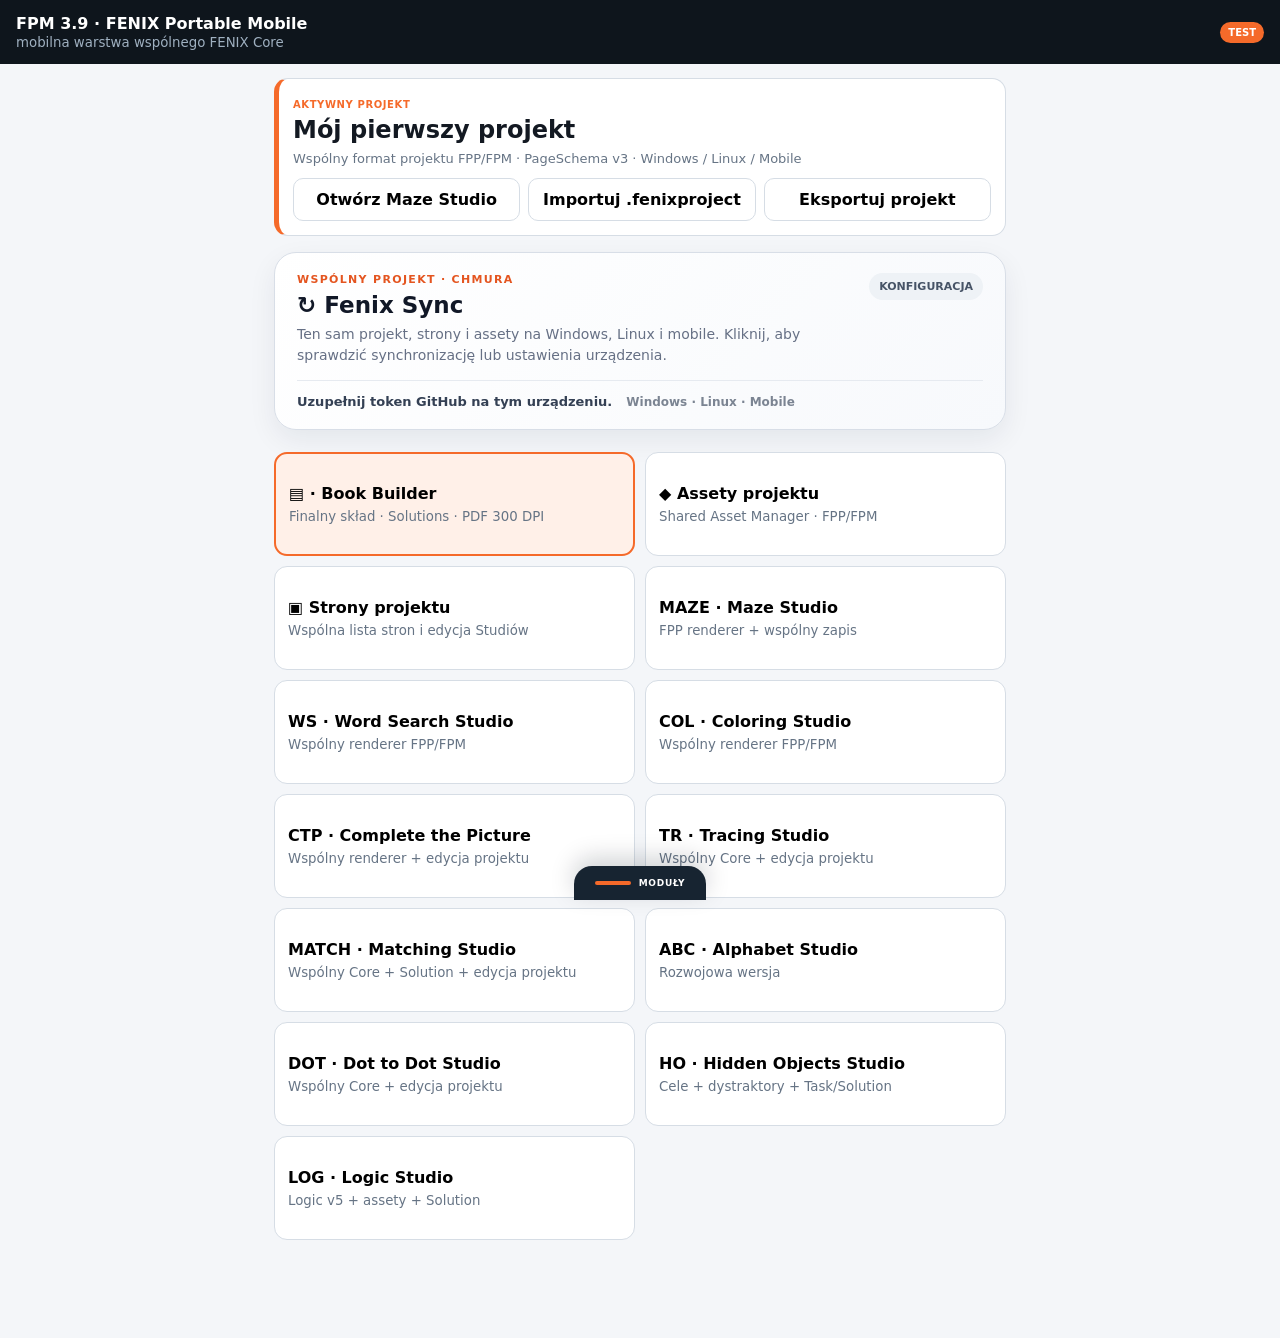
<file: index.html>
<!doctype html><html lang="pl"><head><meta charset="utf-8"><meta name="viewport" content="width=device-width,initial-scale=1,viewport-fit=cover"><meta name="theme-color" content="#0e151c"><title>FPM 3.9 · FENIX Portable Mobile</title><link rel="stylesheet" href="fpm.css?v=13"><link rel="stylesheet" href="asset-manager-mobile.css?v=1"></head><body><header class="top"><div><strong>FPM 3.9 · FENIX Portable Mobile</strong><small>mobilna warstwa wspólnego FENIX Core</small></div><b>TEST</b></header><nav class="nav"><button class="active" data-view="home">Start</button><button data-view="assets">Assety</button><button data-view="pages">Strony</button><button data-view="maze">Maze</button><button onclick="location.href='word-search.html'">WS</button><button onclick="location.href='coloring.html'">Coloring</button><button onclick="location.href='complete-picture.html'">CTP</button><button onclick="location.href='tracing.html'">Tracing</button><button onclick="location.href='matching.html'">Matching</button><button onclick="location.href='alphabet.html'">Alphabet</button><button onclick="location.href='dot-to-dot.html'">Dot to Dot</button><button onclick="location.href='hidden-objects.html'">Hidden Objects</button><button onclick="location.href='logic.html'">Logic</button></nav><main><section id="home" class="view active"><article class="card hero"><span>AKTYWNY PROJEKT</span><h2 id="projectName">Mój pierwszy projekt</h2><p>Wspólny format projektu FPP/FPM · PageSchema v3 · Windows / Linux / Mobile</p><div class="actions"><button data-go="maze">Otwórz Maze Studio</button><button id="importProject">Importuj .fenixproject</button><button id="exportProject">Eksportuj projekt</button></div><input id="projectFile" type="file" accept=".fenixproject,.fenixpack,.json,application/json" hidden><div id="projectTransferStatus" class="hint"></div></article><div class="tiles"><button data-go="assets"><b>◆ Assety projektu</b><small>Shared Asset Manager · FPP/FPM</small></button><button data-go="pages"><b>▣ Strony projektu</b><small>Wspólna lista stron i edycja Studiów</small></button><button data-go="maze"><b>MAZE · Maze Studio</b><small>FPP renderer + wspólny zapis</small></button><button onclick="location.href='word-search.html'"><b>WS · Word Search Studio</b><small>Wspólny renderer FPP/FPM</small></button><button onclick="location.href='coloring.html'"><b>COL · Coloring Studio</b><small>Wspólny renderer FPP/FPM</small></button><button onclick="location.href='complete-picture.html'"><b>CTP · Complete the Picture</b><small>Wspólny renderer + edycja projektu</small></button><button onclick="location.href='tracing.html'"><b>TR · Tracing Studio</b><small>Wspólny Core + edycja projektu</small></button><button onclick="location.href='matching.html'"><b>MATCH · Matching Studio</b><small>Wspólny Core + Solution + edycja projektu</small></button><button onclick="location.href='alphabet.html'"><b>ABC · Alphabet Studio</b><small>Rozwojowa wersja</small></button><button onclick="location.href='dot-to-dot.html'"><b>DOT · Dot to Dot Studio</b><small>Wspólny Core + edycja projektu</small></button><button onclick="location.href='hidden-objects.html'"><b>HO · Hidden Objects Studio</b><small>Cele + dystraktory + Task/Solution</small></button><button onclick="location.href='logic.html'"><b>LOG · Logic Studio</b><small>Logic v5 + assety + Solution</small></button></div></section><section id="assets" class="view"><article class="card"><span>ASSETY PROJEKTU</span><h2>Biblioteka projektu</h2><p>Wspólny Asset Manager FPP/FPM.</p><div id="assetStatus"></div></article><div id="assetGrid" class="assets"></div></section><section id="pages" class="view"><article class="card"><span>AKTUALNY PROJEKT</span><h2>Strony projektu</h2><p>Każda aktywna strona ma jednoznaczny przycisk Edytuj oraz osobny przycisk Usuń z projektu.</p></article><div id="pageList"></div></section><section id="maze" class="view"><article class="card"><span>MAZE STUDIO · SHARED CORE</span><h2>Projektant labiryntu</h2><p>Mobilny interfejs korzysta z tego samego renderera i FenixCore/PageSchema.</p></article><details open><summary>Treść strony</summary><div class="fields"><label>Tytuł<input id="title" value="Find the Way!"></label><label>Instrukcja<input id="instruction" placeholder="Follow the maze."></label></div></details><details open><summary>Labirynt</summary><div class="fields"><label>Grupa wiekowa<select id="age"><option value="4-6">4–6</option><option value="5-7">5–7</option><option value="6-8">6–8</option></select></label><label>Poziom trudności<select id="difficulty"><option value="easy">Łatwy</option><option value="medium">Średni</option><option value="hard">Trudny</option><option value="custom">Własny</option></select></label><label>Kolumny<input id="cols" type="number" min="6" max="45" value="12"></label><label>Wiersze<input id="rows" type="number" min="8" max="58" value="16"></label><label>Grubość ścian<input id="lineWidth" type="number" min="2" max="12" value="7"></label><label>Start i meta<select id="endpointMode"><option value="random">Losowo</option><option value="left-right">Lewo → prawo</option><option value="top-bottom">Góra → dół</option><option value="corners">Narożniki</option></select></label><label>Styl ścian<select id="wallStyle"><option value="clean">Czyste</option><option value="rounded">Zaokrąglone</option><option value="marker">Marker</option><option value="pencil">Kredka</option><option value="hand">Ręcznie rysowane</option></select></label><label>Seed<input id="seed" type="number" value="1"></label></div><p id="difficultyInfo" class="hint"></p></details><details open><summary>Assety labiryntu</summary><div class="fields"><label>START<select id="startAsset"></select></label><label>Skala START (%)<input id="startScale" type="number" min="40" max="180" value="100"></label><label>META<select id="goalAsset"></select></label><label>Skala META (%)<input id="goalScale" type="number" min="40" max="180" value="100"></label><label>DECO<select id="decoAsset"></select></label><label>Liczba Deco<input id="decoCount" type="number" min="0" max="10" value="0"></label><label>Skala Deco (%)<input id="decoScale" type="number" min="30" max="160" value="80"></label></div></details><details><summary>Układ strony i rozwiązanie</summary><div class="fields"><label>Skala labiryntu (%)<input id="mazeScale" type="number" min="55" max="100" value="92"></label><label>Margines boczny<input id="sideMargin" type="number" min="35" max="150" value="80"></label><label>Margines górny<input id="topMargin" type="number" min="120" max="300" value="170"></label><label>Margines dolny<input id="bottomMargin" type="number" min="55" max="180" value="90"></label><label>Rozwiązanie<select id="solution"><option value="no">Bez rozwiązania</option><option value="yes">Pokaż rozwiązanie</option></select></label></div></details><div class="preview"><canvas id="mazeCanvas" width="900" height="1165"></canvas><div id="mazeStatus"></div></div><div class="actions"><button id="variant">Nowy wariant</button><button id="savePage" class="primary">Dodaj do Stron projektu</button></div></section></main><script src="core/page-schema.js?v=3"></script><script src="core/fenix-core.js?v=4"></script><script src="core/asset-validator.js?v=1"></script><script src="core/asset-manager.js?v=1"></script><script src="core/sync-core.js?v=1"></script><script src="maze-core.js?v=2"></script><script src="fpm.js?v=16"></script><script src="fpm-routing.js?v=15"></script><script src="project-transfer.js?v=2"></script><script src="asset-manager-mobile.js?v=1"></script><script src="fpm-shell.js?v=12"></script><script src="ctp-addon.js?v=1"></script><script src="core/sync-ui.js?v=1"></script></body></html>
</file>
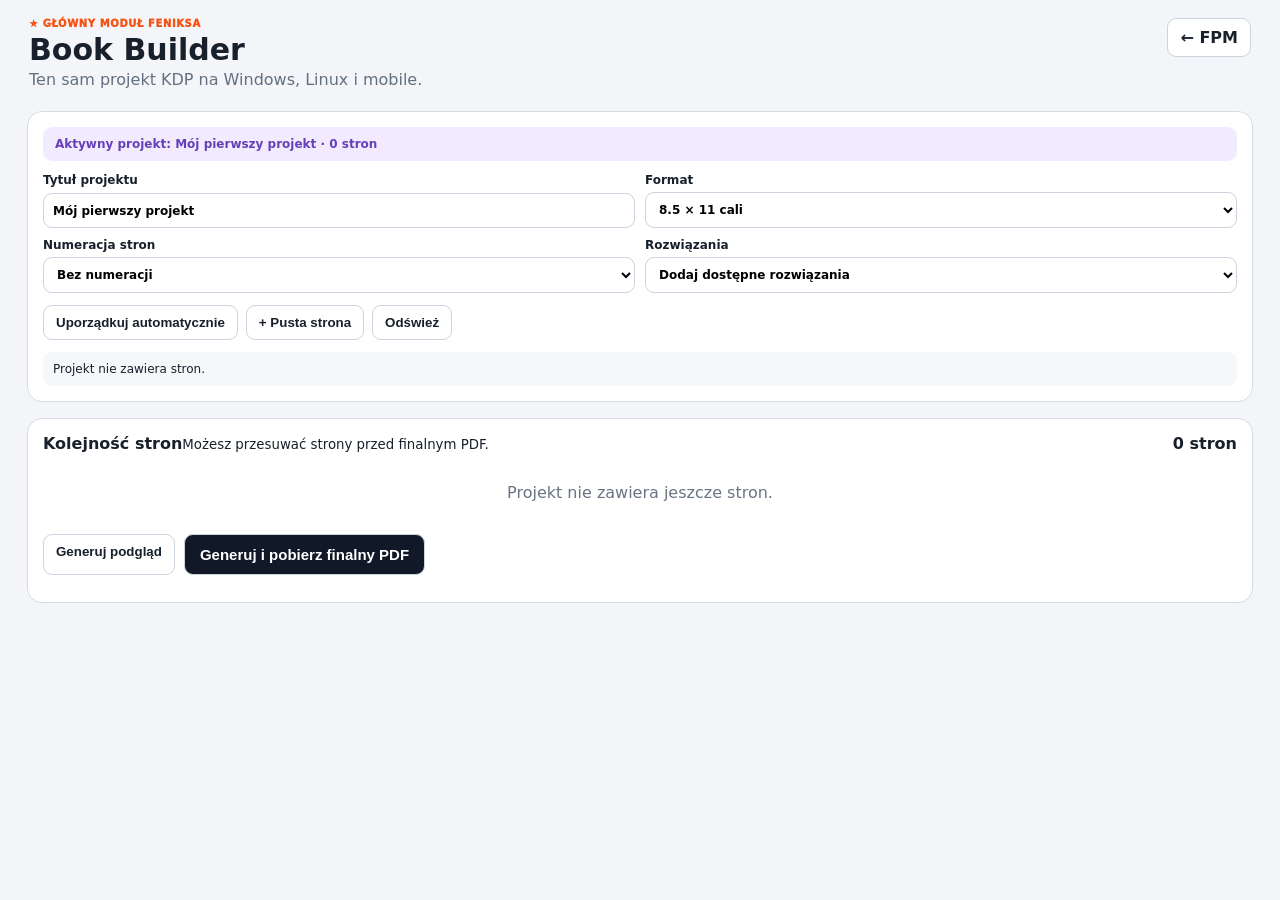
<file: modules/book-builder/index.html>
<!doctype html><html lang="pl"><head><meta charset="utf-8"><meta name="viewport" content="width=device-width,initial-scale=1,viewport-fit=cover"><title>FPM · Book Builder</title><link rel="stylesheet" href="book-builder.css?v=1"></head><body data-screen="book-builder"><header class="master-header"><div><div class="master-badge">★ GŁÓWNY MODUŁ FENIKSA</div><h1>Book Builder</h1><p>Ten sam projekt KDP na Windows, Linux i mobile.</p></div><a class="back" href="../../index.html#home">← FPM</a></header><main class="layout"><section class="controls"><div id="projectInfo" class="project-info"></div><div class="settings"><label>Tytuł projektu<input id="bookTitle"></label><label>Format<select id="format"><option value="8.5x11">8.5 × 11 cali</option><option value="6x9">6 × 9 cali</option><option value="a4">A4</option></select></label><label>Numeracja stron<select id="pageNumbers"><option value="no">Bez numeracji</option><option value="yes">Dodaj numery</option></select></label><label>Rozwiązania<select id="includeSolutions"><option value="yes">Dodaj dostępne rozwiązania</option><option value="no">Bez rozwiązań</option></select></label></div><div class="builder-actions"><button id="autoOrder">Uporządkuj automatycznie</button><button id="addBlank">+ Pusta strona</button><button id="refresh">Odśwież</button></div><div id="validation" class="validation">Analizuję projekt…</div></section><section class="workspace"><div class="workspace-head"><div><strong>Kolejność stron</strong><small>Możesz przesuwać strony przed finalnym PDF.</small></div><b id="pageCount">0 stron</b></div><div id="pageList" class="page-list"></div><div id="empty" class="empty" hidden>Projekt nie zawiera jeszcze stron.</div><div class="export"><button id="preview" type="button">Generuj podgląd</button><button id="exportPdf" class="primary" type="button">Generuj i pobierz finalny PDF</button></div><div id="progress" class="progress"></div><div id="previewGrid" class="preview-grid"></div></section></main><script src="../../core/page-schema.js?v=3"></script><script src="../../core/fenix-core.js?v=4"></script><script src="../../core/book-order.js?v=1"></script><script src="../../core/fenix-pdf.js?v=1"></script><script src="../../maze-core.js?v=2"></script><script src="../../word-search-core.js?v=2"></script><script src="../../coloring-core.js?v=2"></script><script src="../../complete-picture-core.js?v=1"></script><script src="../intro-studio/intro-renderer.js?v=1"></script><script src="../shared/ending-renderers.js?v=1"></script><script src="book-builder.js?v=1"></script><script src="../../core/sync-core.js?v=2"></script><script src="../../core/sync-ui.js?v=2"></script></body></html>
</file>
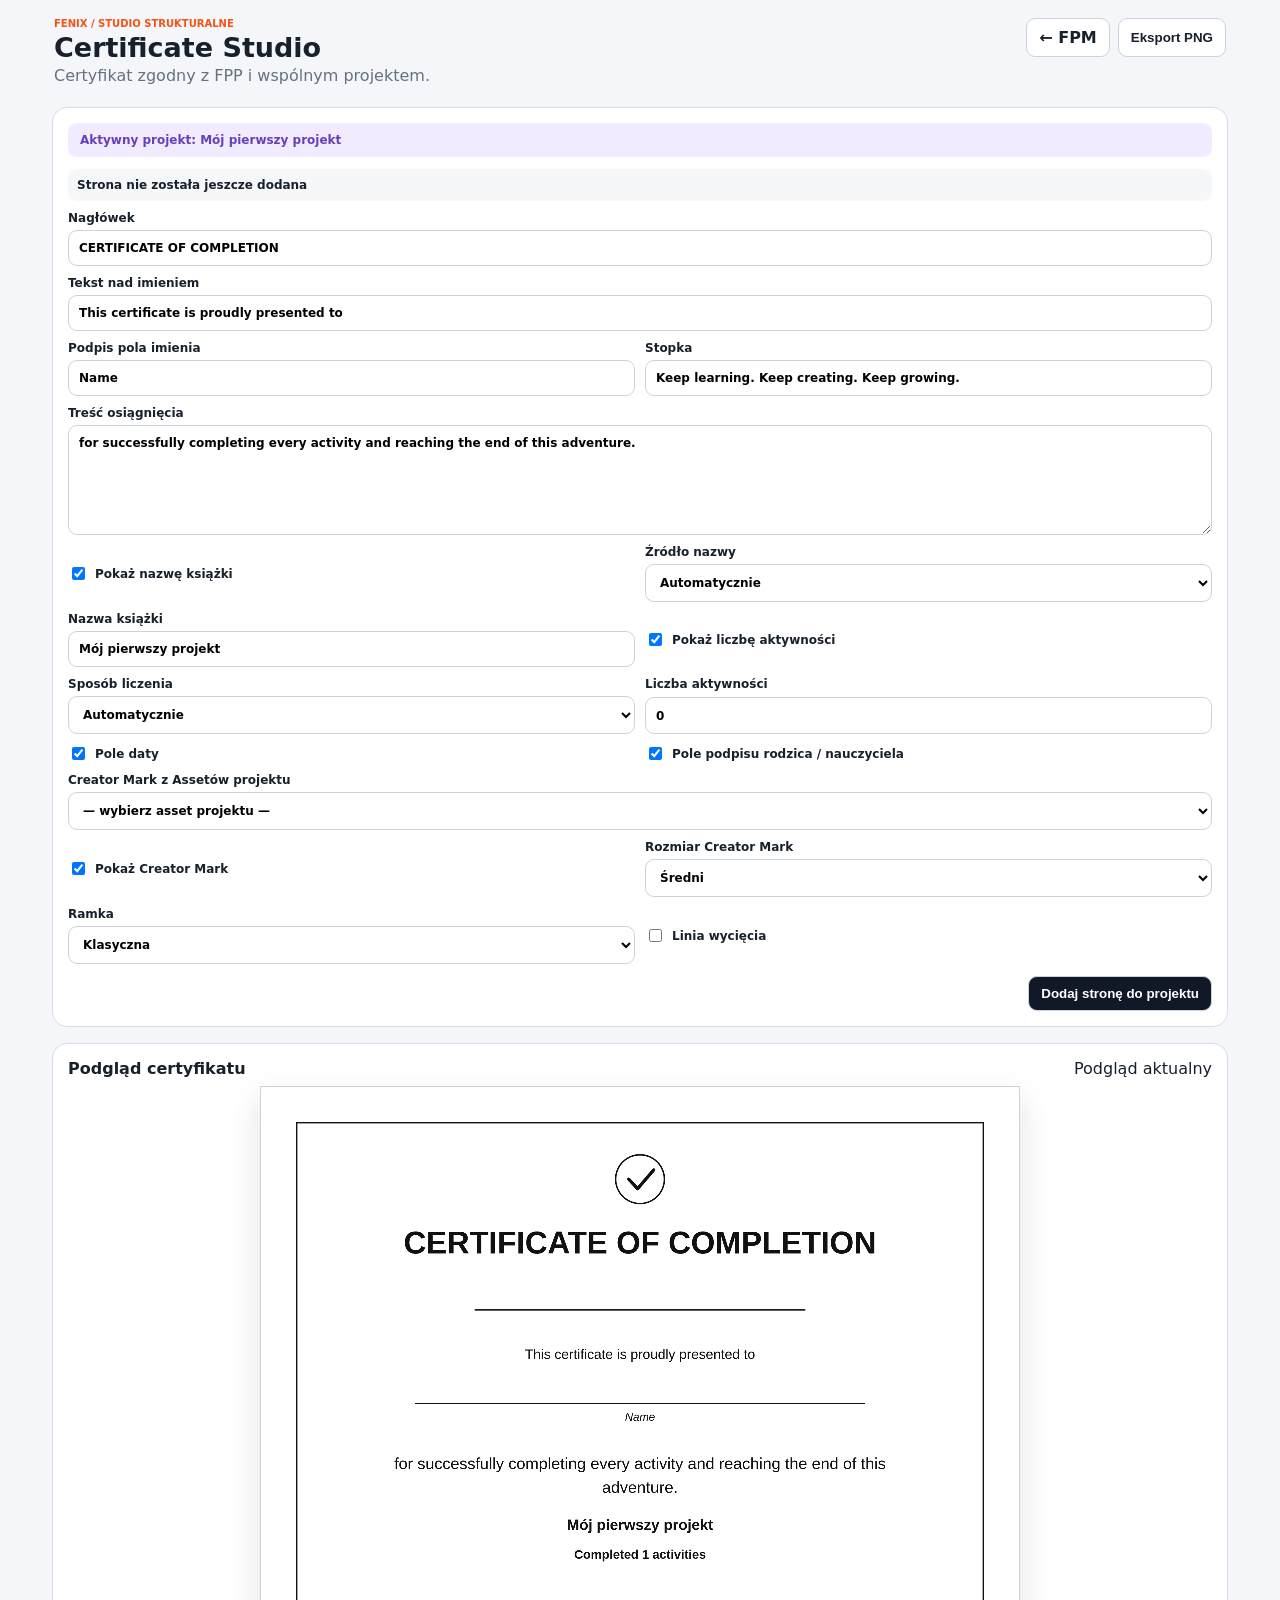
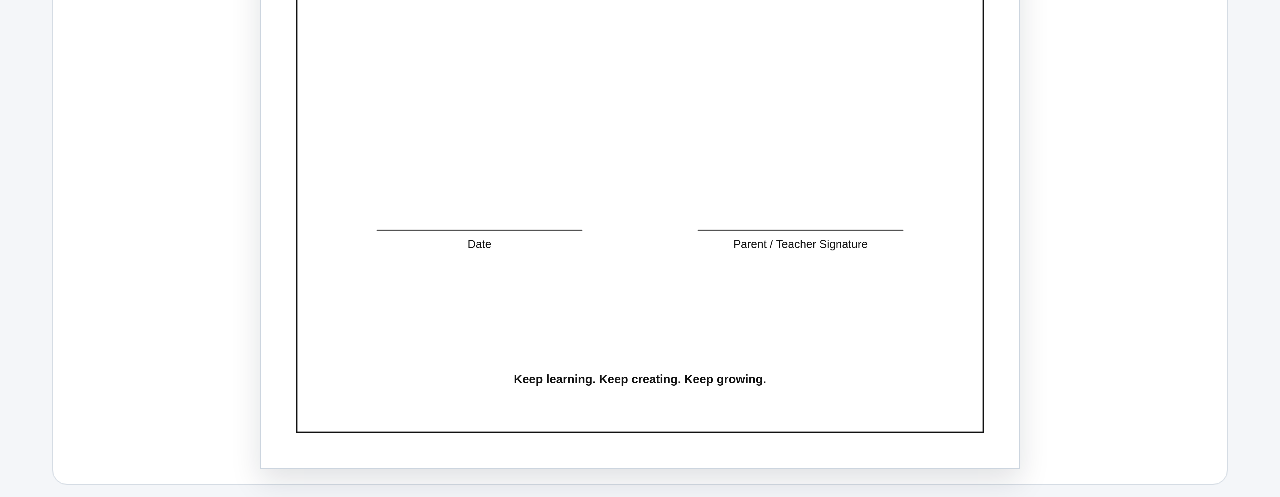
<file: modules/certificate-studio/index.html>
<!doctype html><html lang="pl"><head><meta charset="utf-8"><meta name="viewport" content="width=device-width,initial-scale=1,viewport-fit=cover"><title>FPM · Certificate Studio</title><link rel="stylesheet" href="../shared/ending-mobile.css?v=1"></head><body data-module="certificate-studio"><header><div><p class="eyebrow">FENIX / STUDIO STRUKTURALNE</p><h1>Certificate Studio</h1><p>Certyfikat zgodny z FPP i wspólnym projektem.</p></div><div class="actions"><a href="../../index.html#home">← FPM</a><button id="png">Eksport PNG</button></div></header><main class="ending"><section class="panel"><div id="projectInfo" class="project"></div><div id="state" class="state"></div><div class="fields"><label class="wide">Nagłówek<input data-setting="title" value="CERTIFICATE OF COMPLETION"></label><label class="wide">Tekst nad imieniem<input data-setting="preamble" value="This certificate is proudly presented to"></label><label>Podpis pola imienia<input data-setting="nameLabel" value="Name"></label><label>Stopka<input data-setting="footer" value="Keep learning. Keep creating. Keep growing."></label><label class="wide">Treść osiągnięcia<textarea data-setting="achievement">for successfully completing every activity and reaching the end of this adventure.</textarea></label><label class="check"><input type="checkbox" data-setting="showBookTitle" checked> Pokaż nazwę książki</label><label>Źródło nazwy<select data-setting="bookTitleMode"><option value="auto">Automatycznie</option><option value="manual">Ręcznie</option></select></label><label>Nazwa książki<input data-setting="bookTitle" value="MY ACTIVITY BOOK"></label><label class="check"><input type="checkbox" data-setting="showActivityCount" checked> Pokaż liczbę aktywności</label><label>Sposób liczenia<select data-setting="countMode"><option value="auto">Automatycznie</option><option value="manual">Ręcznie</option></select></label><label>Liczba aktywności<input type="number" data-setting="activityCount" value="35"></label><label class="check"><input type="checkbox" data-setting="showDate" checked> Pole daty</label><label class="check"><input type="checkbox" data-setting="showSignature" checked> Pole podpisu rodzica / nauczyciela</label><label class="wide">Creator Mark z Assetów projektu<select data-setting="creatorMarkAssetRef" data-asset></select></label><label class="check"><input type="checkbox" data-setting="showCreatorMark" checked> Pokaż Creator Mark</label><label>Rozmiar Creator Mark<select data-setting="creatorMarkSize"><option value="small">Mały</option><option value="medium" selected>Średni</option><option value="large">Duży</option></select></label><label>Ramka<select data-setting="style"><option value="minimal">Bez ramki</option><option value="classic" selected>Klasyczna</option><option value="double-frame">Podwójna</option></select></label><label class="check"><input type="checkbox" data-setting="showCutGuide"> Linia wycięcia</label></div><div class="bottom"><button id="save">Dodaj stronę do projektu</button></div></section><section class="preview"><div class="preview-head"><strong>Podgląd certyfikatu</strong><span id="status">Gotowy</span></div><canvas id="page" width="2550" height="3300"></canvas></section></main><script src="../../core/page-schema.js?v=3"></script><script src="../../core/fenix-core.js?v=4"></script><script src="../shared/ending-renderers.js?v=1"></script><script src="../shared/ending-mobile.js?v=1"></script><script src="../../core/sync-core.js?v=2"></script><script src="../../core/sync-ui.js?v=2"></script><script>document.getElementById('projectInfo').textContent='Aktywny projekt: '+FenixCore.getActiveProject().name;</script></body></html>
</file>
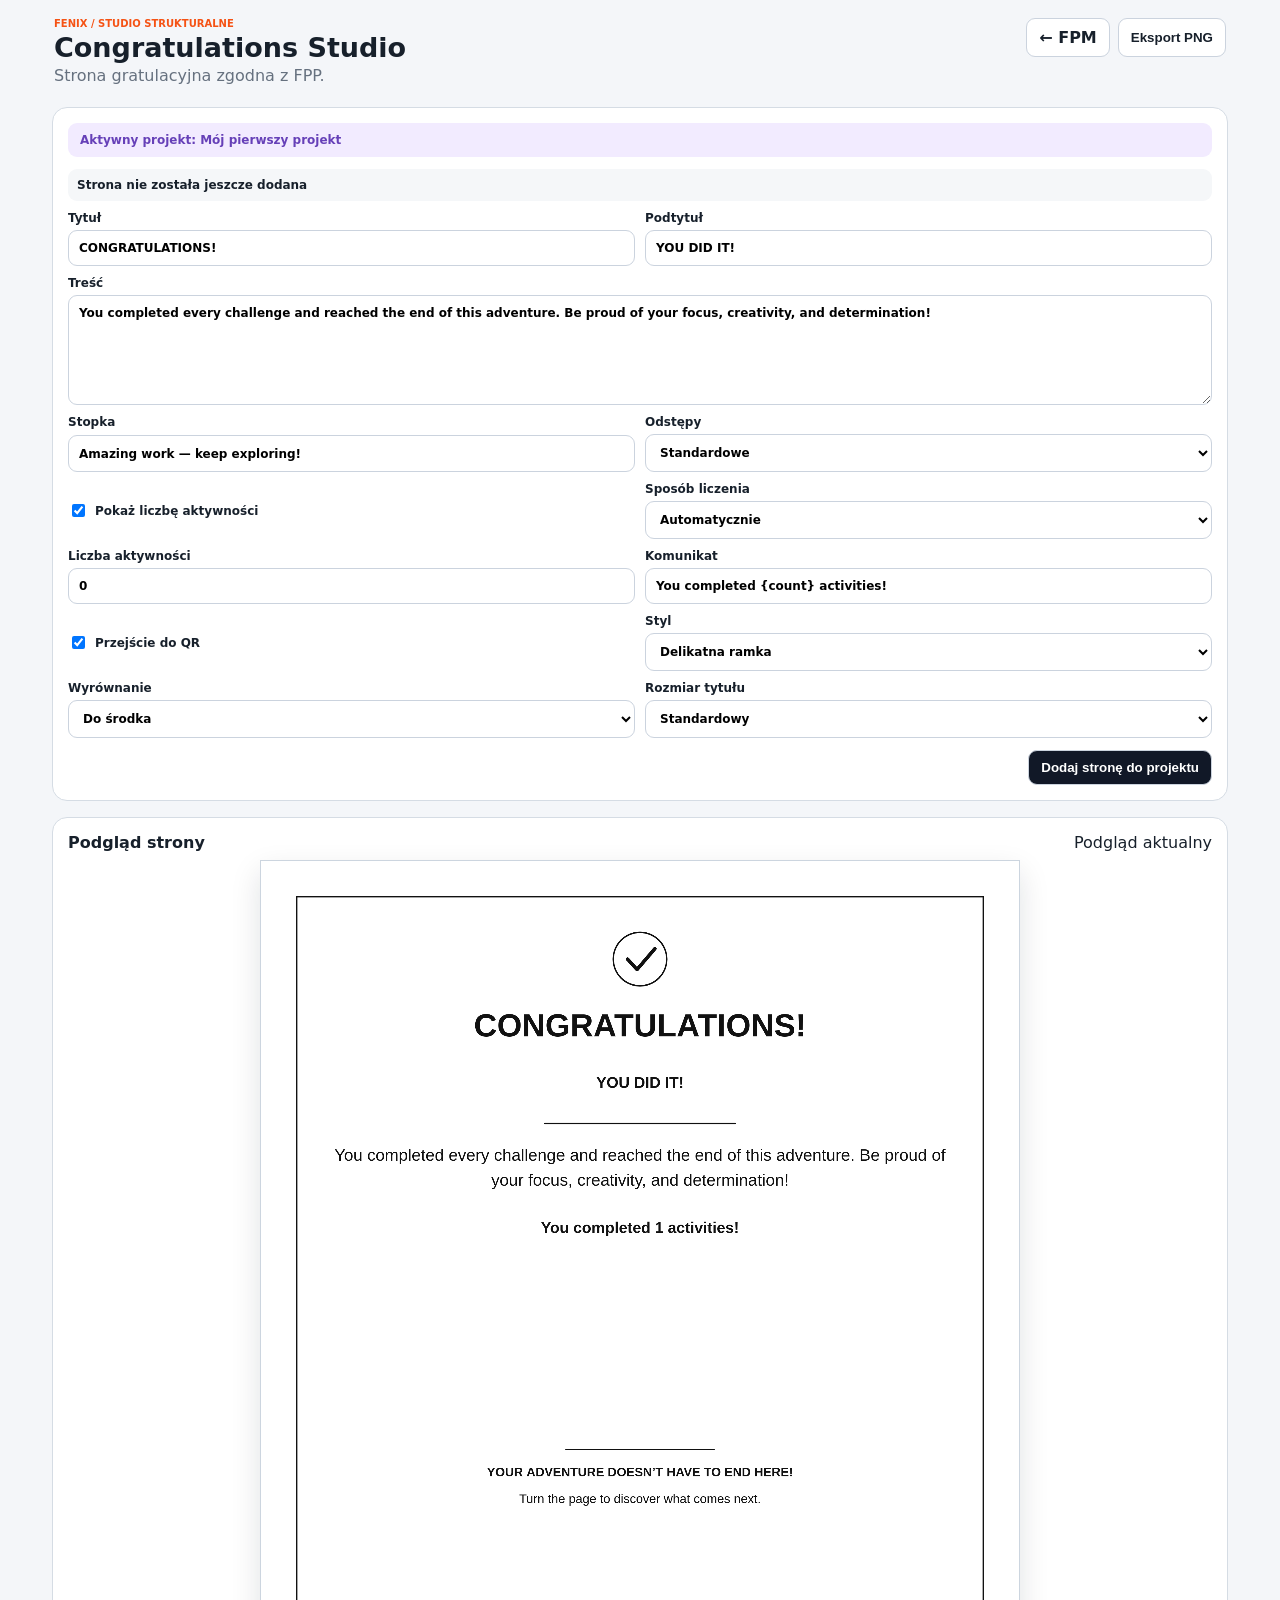
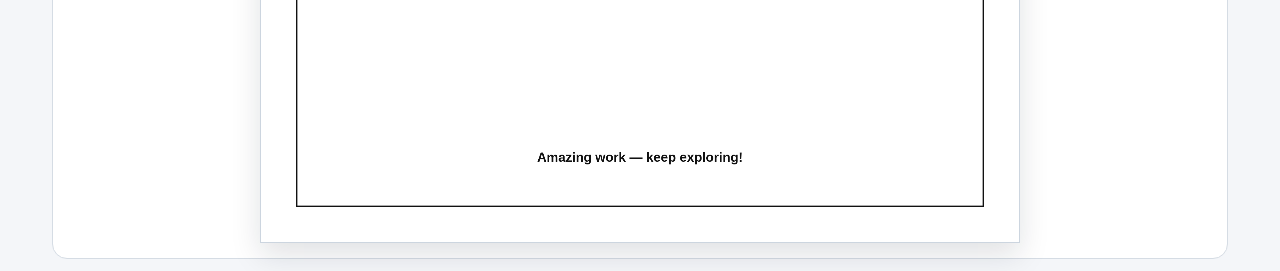
<file: modules/congratulations-studio/index.html>
<!doctype html><html lang="pl"><head><meta charset="utf-8"><meta name="viewport" content="width=device-width,initial-scale=1,viewport-fit=cover"><title>FPM · Congratulations Studio</title><link rel="stylesheet" href="../shared/ending-mobile.css?v=1"></head><body data-module="congratulations-studio"><header><div><p class="eyebrow">FENIX / STUDIO STRUKTURALNE</p><h1>Congratulations Studio</h1><p>Strona gratulacyjna zgodna z FPP.</p></div><div class="actions"><a href="../../index.html#home">← FPM</a><button id="png">Eksport PNG</button></div></header><main class="ending"><section class="panel"><div id="projectInfo" class="project"></div><div id="state" class="state"></div><div class="fields"><label>Tytuł<input data-setting="title" value="CONGRATULATIONS!"></label><label>Podtytuł<input data-setting="subtitle" value="YOU DID IT!"></label><label class="wide">Treść<textarea data-setting="body">You completed every challenge and reached the end of this adventure. Be proud of your focus, creativity, and determination!</textarea></label><label>Stopka<input data-setting="footer" value="Amazing work — keep exploring!"></label><label>Odstępy<select data-setting="spacing"><option value="compact">Kompaktowe</option><option value="standard" selected>Standardowe</option><option value="airy">Przestronne</option></select></label><label class="check"><input type="checkbox" data-setting="showActivityCount" checked> Pokaż liczbę aktywności</label><label>Sposób liczenia<select data-setting="countMode"><option value="auto">Automatycznie</option><option value="manual">Ręcznie</option></select></label><label>Liczba aktywności<input type="number" data-setting="activityCount" value="35"></label><label>Komunikat<input data-setting="activityCountText" value="You completed {count} activities!"></label><label class="check"><input type="checkbox" data-setting="showQrTransition" checked> Przejście do QR</label><label>Styl<select data-setting="style"><option value="clean">Bez ramki</option><option value="framed" selected>Delikatna ramka</option><option value="bold-frame">Mocniejsza ramka</option></select></label><label>Wyrównanie<select data-setting="alignment"><option value="center" selected>Do środka</option><option value="left">Do lewej</option></select></label><label>Rozmiar tytułu<select data-setting="titleSize"><option value="small">Mniejszy</option><option value="standard" selected>Standardowy</option><option value="large">Duży</option></select></label></div><div class="bottom"><button id="save">Dodaj stronę do projektu</button></div></section><section class="preview"><div class="preview-head"><strong>Podgląd strony</strong><span id="status">Gotowy</span></div><canvas id="page" width="2550" height="3300"></canvas></section></main><script src="../../core/page-schema.js?v=3"></script><script src="../../core/fenix-core.js?v=4"></script><script src="../shared/ending-renderers.js?v=1"></script><script src="../shared/ending-mobile.js?v=1"></script><script src="../../core/sync-core.js?v=2"></script><script src="../../core/sync-ui.js?v=2"></script><script>document.getElementById('projectInfo').textContent='Aktywny projekt: '+FenixCore.getActiveProject().name;</script></body></html>
</file>
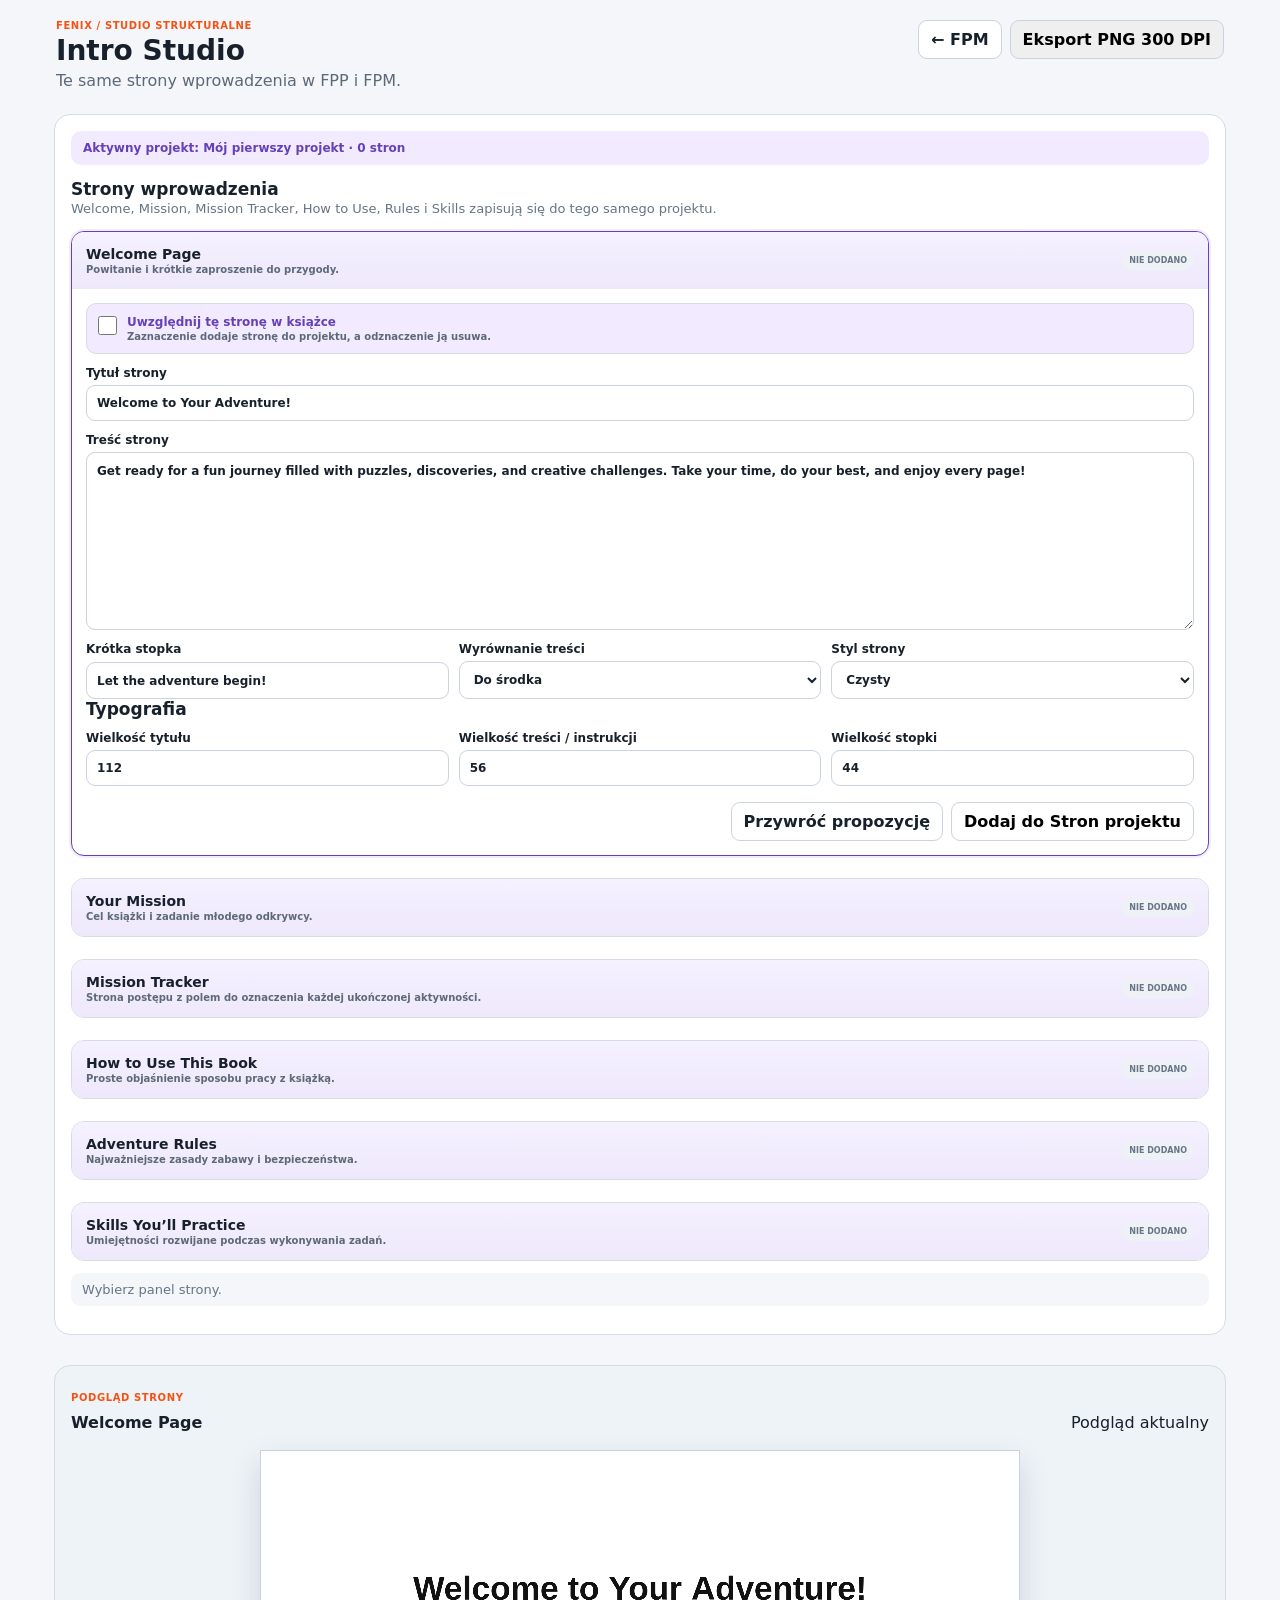
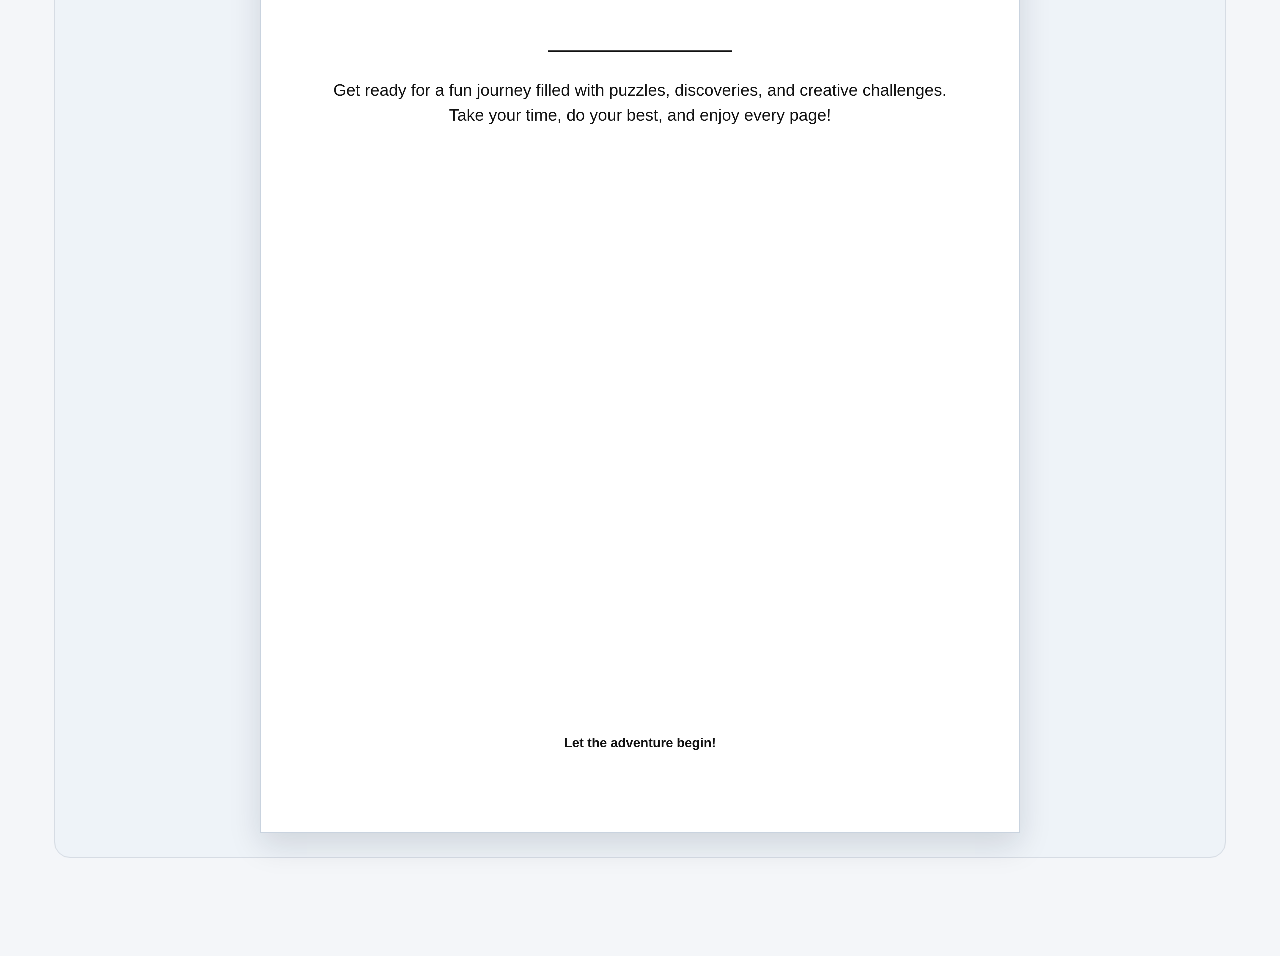
<file: modules/intro-studio/index.html>
<!doctype html><html lang="pl"><head><meta charset="utf-8"><meta name="viewport" content="width=device-width,initial-scale=1,viewport-fit=cover"><meta name="theme-color" content="#0e151c"><title>FPM · Intro Studio</title><link rel="stylesheet" href="../../fpm.css?v=13"><link rel="stylesheet" href="intro.css?v=1"></head><body data-module="intro-studio" data-engine="specialized"><header><div><p class="eyebrow">FENIX / STUDIO STRUKTURALNE</p><h1>Intro Studio</h1><p>Te same strony wprowadzenia w FPP i FPM.</p></div><div class="header-actions"><a class="button ghost" href="../../index.html#home">← FPM</a><button id="downloadPng" type="button">Eksport PNG 300 DPI</button></div></header><main class="intro-layout"><section class="card intro-controls"><div id="projectInfo" class="project-info"></div><div class="section-title">Strony wprowadzenia</div><p class="intro-help">Welcome, Mission, Mission Tracker, How to Use, Rules i Skills zapisują się do tego samego projektu.</p><div id="introPanels" class="control-sections"></div><p id="saveStatus" class="intro-status" aria-live="polite">Wybierz panel strony.</p></section><section class="preview-section"><div class="preview-heading"><div><p class="eyebrow">PODGLĄD STRONY</p><strong id="previewLabel">Welcome Page</strong></div><div id="status">Gotowy</div></div><canvas id="page" width="2550" height="3300"></canvas></section></main><script src="../../core/page-schema.js?v=3"></script><script src="../../core/fenix-core.js?v=4"></script><script src="intro-renderer.js?v=1"></script><script src="intro.js?v=1"></script><script src="../../core/sync-core.js?v=2"></script><script src="../../core/sync-ui.js?v=2"></script></body></html>
</file>
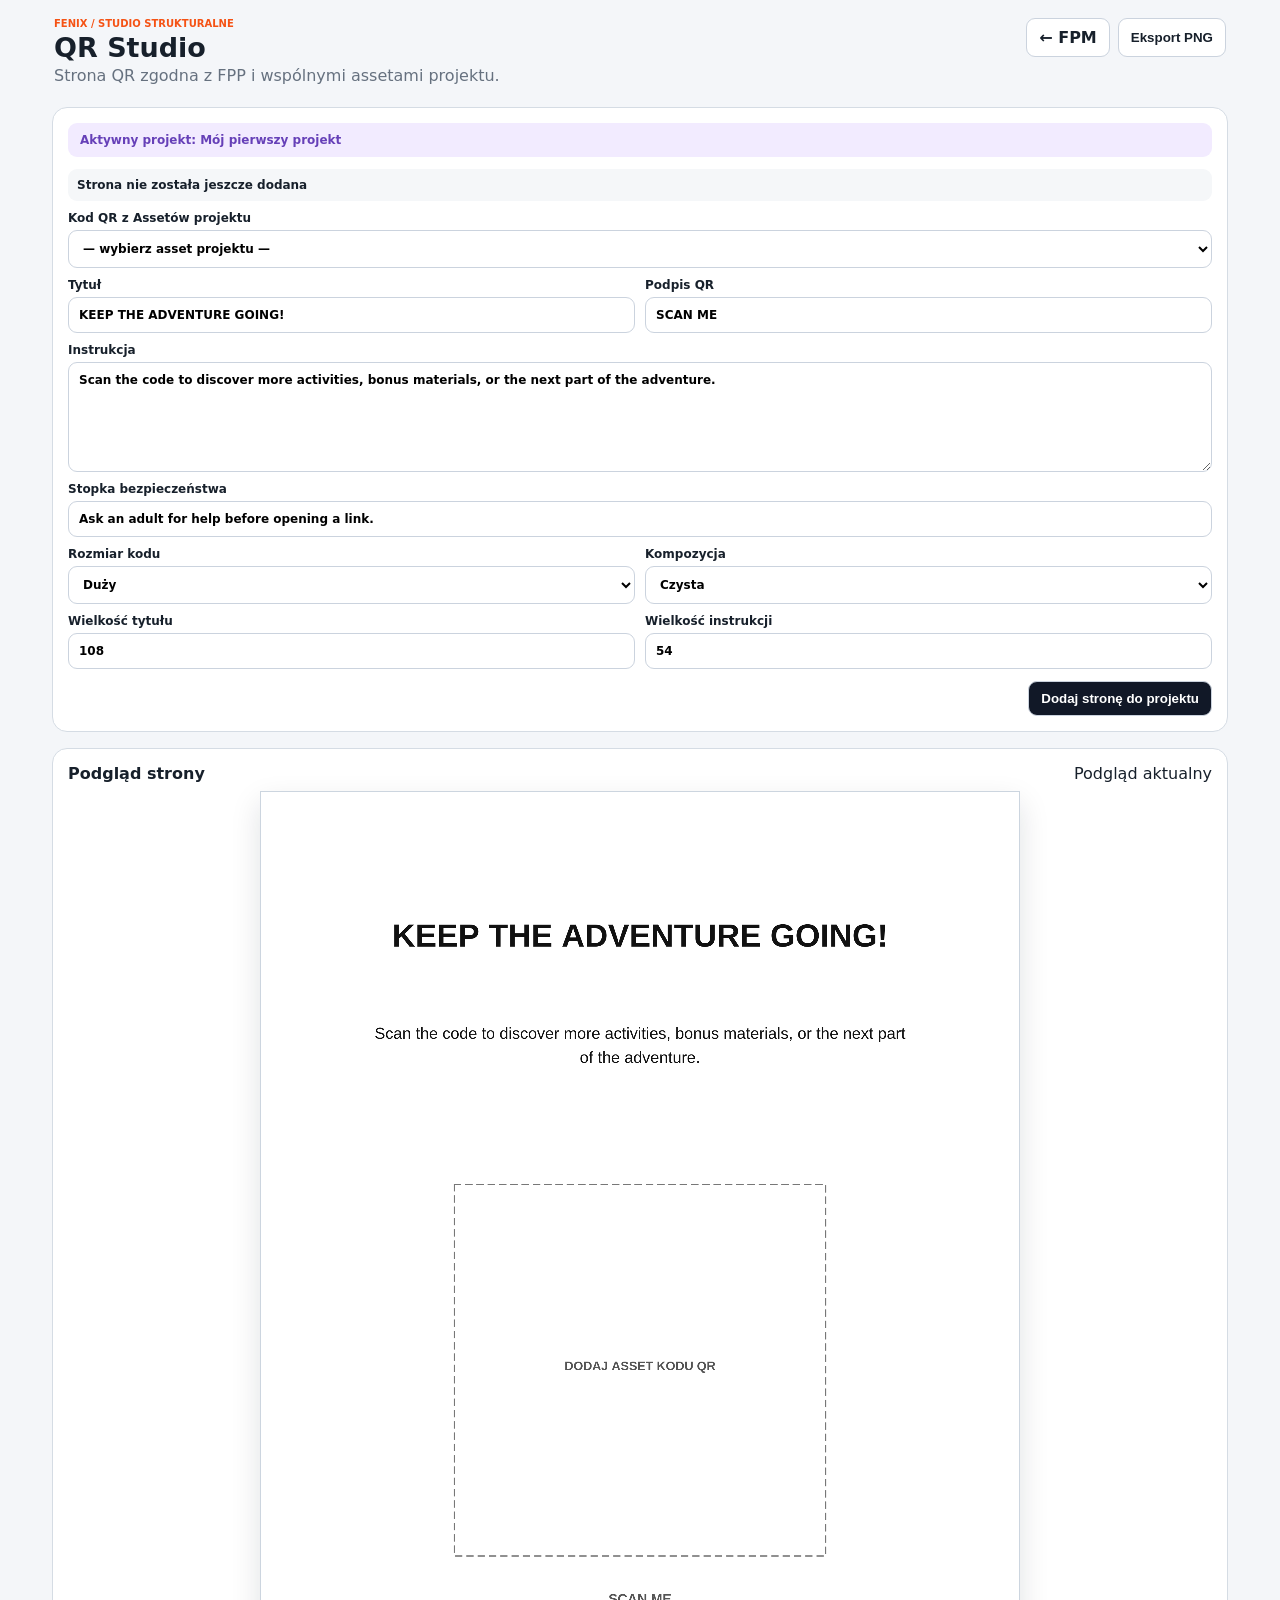
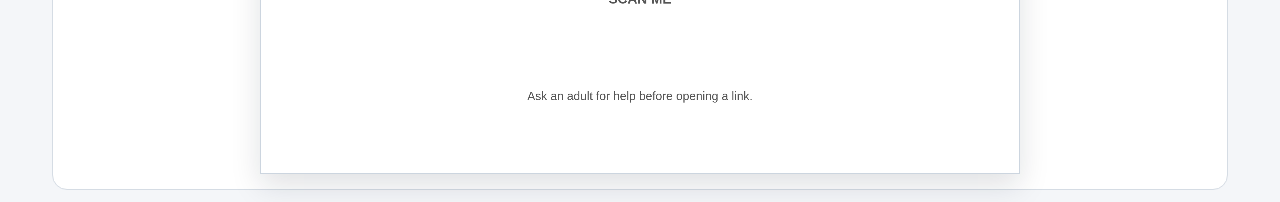
<file: modules/qr-studio/index.html>
<!doctype html><html lang="pl"><head><meta charset="utf-8"><meta name="viewport" content="width=device-width,initial-scale=1,viewport-fit=cover"><title>FPM · QR Studio</title><link rel="stylesheet" href="../shared/ending-mobile.css?v=1"></head><body data-module="qr-studio"><header><div><p class="eyebrow">FENIX / STUDIO STRUKTURALNE</p><h1>QR Studio</h1><p>Strona QR zgodna z FPP i wspólnymi assetami projektu.</p></div><div class="actions"><a href="../../index.html#home">← FPM</a><button id="png">Eksport PNG</button></div></header><main class="ending"><section class="panel"><div id="projectInfo" class="project"></div><div id="state" class="state"></div><div class="fields"><label class="wide">Kod QR z Assetów projektu<select data-setting="qrAssetRef" data-asset></select></label><label>Tytuł<input data-setting="title" value="KEEP THE ADVENTURE GOING!"></label><label>Podpis QR<input data-setting="qrLabel" value="SCAN ME"></label><label class="wide">Instrukcja<textarea data-setting="body">Scan the code to discover more activities, bonus materials, or the next part of the adventure.</textarea></label><label class="wide">Stopka bezpieczeństwa<input data-setting="footer" value="Ask an adult for help before opening a link."></label><label>Rozmiar kodu<select data-setting="codeSize"><option value="large" selected>Duży</option><option value="medium">Średni</option></select></label><label>Kompozycja<select data-setting="style"><option value="clean" selected>Czysta</option><option value="framed">Ramka strony</option><option value="card">Karta QR</option></select></label><label>Wielkość tytułu<input type="number" data-setting="titleSize" value="108" min="72" max="160"></label><label>Wielkość instrukcji<input type="number" data-setting="bodySize" value="54" min="40" max="90"></label></div><div class="bottom"><button id="save">Dodaj stronę do projektu</button></div></section><section class="preview"><div class="preview-head"><strong>Podgląd strony</strong><span id="status">Gotowy</span></div><canvas id="page" width="2550" height="3300"></canvas></section></main><script src="../../core/page-schema.js?v=3"></script><script src="../../core/fenix-core.js?v=4"></script><script src="../shared/ending-renderers.js?v=1"></script><script src="../shared/ending-mobile.js?v=1"></script><script src="../../core/sync-core.js?v=2"></script><script src="../../core/sync-ui.js?v=2"></script><script>document.getElementById('projectInfo').textContent='Aktywny projekt: '+FenixCore.getActiveProject().name;</script></body></html>
</file>
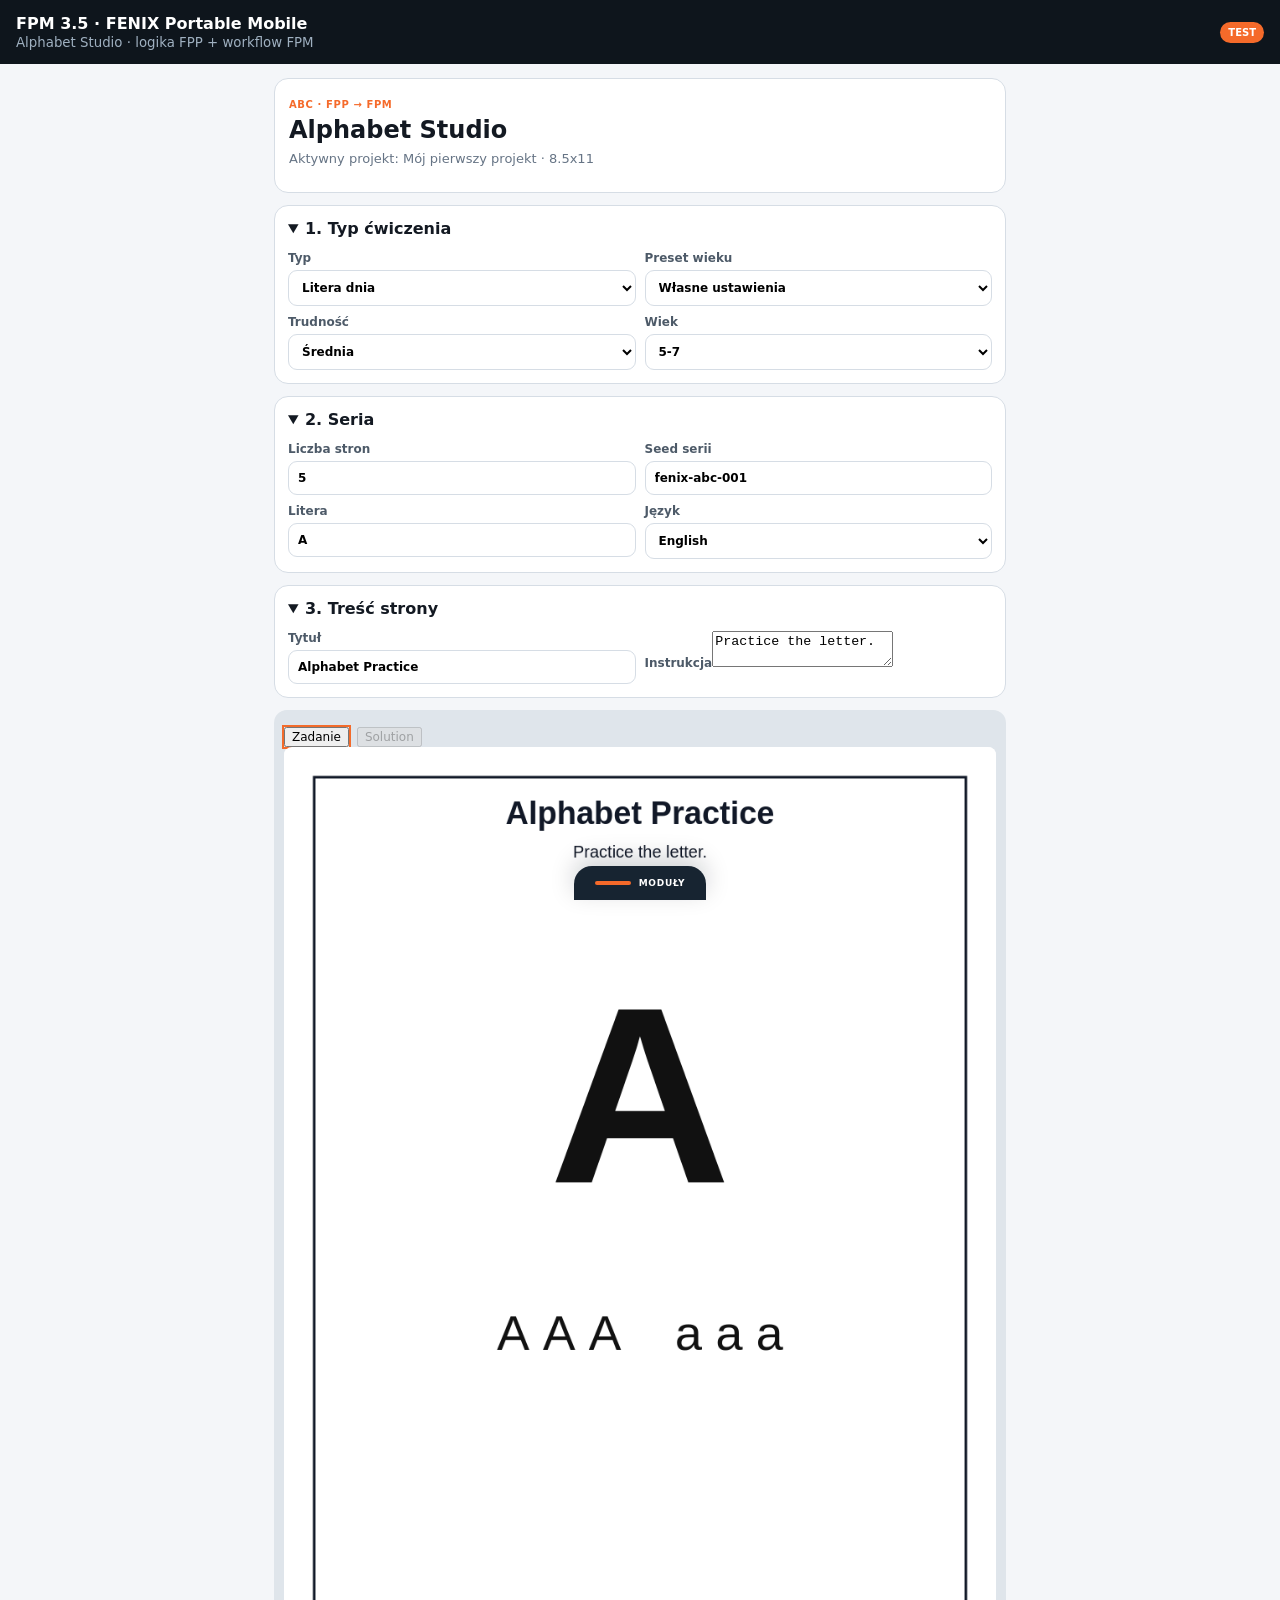
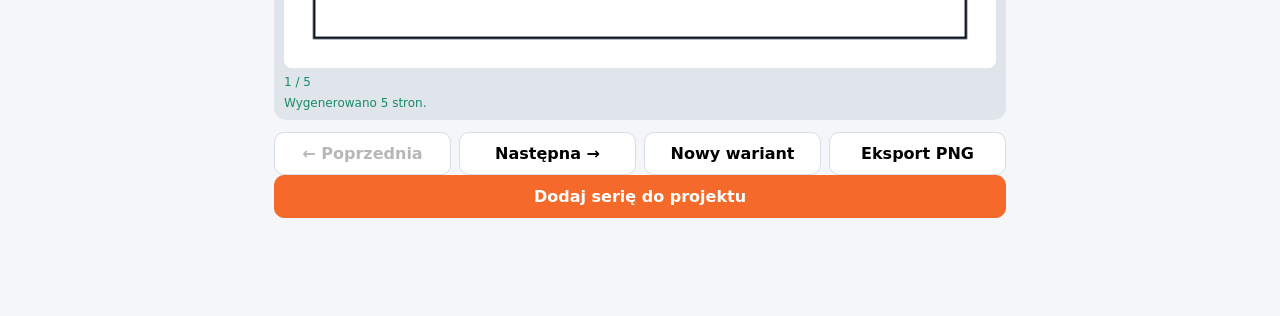
<file: alphabet.html>
<!doctype html><html lang="pl"><head><meta charset="utf-8"><meta name="viewport" content="width=device-width,initial-scale=1,viewport-fit=cover"><meta name="theme-color" content="#0e151c"><title>FPM 3.5 · Alphabet Studio</title><link rel="stylesheet" href="fpm.css?v=13"><style>.preview canvas{width:100%;height:auto}.edit-badge{display:none;margin-top:8px;padding:8px 10px;border-radius:9px;background:var(--soft);font-size:12px;font-weight:900;color:#c64d18}.edit-badge.on{display:block}.tabs{display:flex;gap:8px}.tabs button.active{outline:2px solid #f36b2b}</style></head><body><header class="top"><div><strong>FPM 3.5 · FENIX Portable Mobile</strong><small>Alphabet Studio · logika FPP + workflow FPM</small></div><b>TEST</b></header><main><article class="card"><span>ABC · FPP → FPM</span><h2>Alphabet Studio</h2><p id="projectInfo"></p><div id="editBadge" class="edit-badge">TRYB EDYCJI · zapisujesz tę samą stronę</div></article><details open><summary>1. Typ ćwiczenia</summary><div class="fields"><label>Typ<select id="type"><option value="letter-day">Litera dnia</option><option value="trace">Śledzenie liter</option><option value="find">Znajdź literę</option><option value="match-case">Wielka i mała litera</option><option value="missing">Brakujące litery</option><option value="words">Proste słowa</option></select></label><label>Preset wieku<select id="preset"><option value="">Własne ustawienia</option><option value="preschool">Przedszkole 3–5</option><option value="early">Wczesnoszkolne 5–7</option><option value="advanced">Rozwinięte 7–9</option></select></label><label>Trudność<select id="difficulty"><option value="easy">Łatwa</option><option value="medium" selected>Średnia</option><option value="hard">Trudna</option></select></label><label>Wiek<select id="age"><option>3-5</option><option selected>5-7</option><option>7-9</option></select></label></div></details><details open><summary>2. Seria</summary><div class="fields"><label>Liczba stron<input id="count" type="number" min="1" max="20" value="5"></label><label>Seed serii<input id="seed" value="fenix-abc-001"></label><label>Litera<input id="extra" maxlength="1" value="A"></label><label>Język<select id="language"><option value="en" selected>English</option><option value="pl">Polski</option></select></label></div></details><details open><summary>3. Treść strony</summary><div class="fields"><label>Tytuł<input id="title" value="Alphabet Practice"></label><label>Instrukcja<textarea id="instructions"></textarea></label></div></details><div class="preview"><div class="tabs"><button id="taskTab" class="active">Zadanie</button><button id="solutionTab">Solution</button></div><canvas id="page" width="850" height="1100"></canvas><div id="pageCounter">0 / 0</div><div id="status">Gotowy.</div></div><div class="actions"><button id="prev">← Poprzednia</button><button id="next">Następna →</button><button id="randomSeed">Nowy wariant</button><button id="png">Eksport PNG</button></div><div class="actions"><button id="cart" class="primary">Dodaj serię do projektu</button></div></main><script src="core/page-schema.js?v=3"></script><script src="core/fenix-core.js?v=3"></script><script src="alphabet.js?v=1"></script><script src="fpm-shell.js?v=8"></script></body></html>
</file>
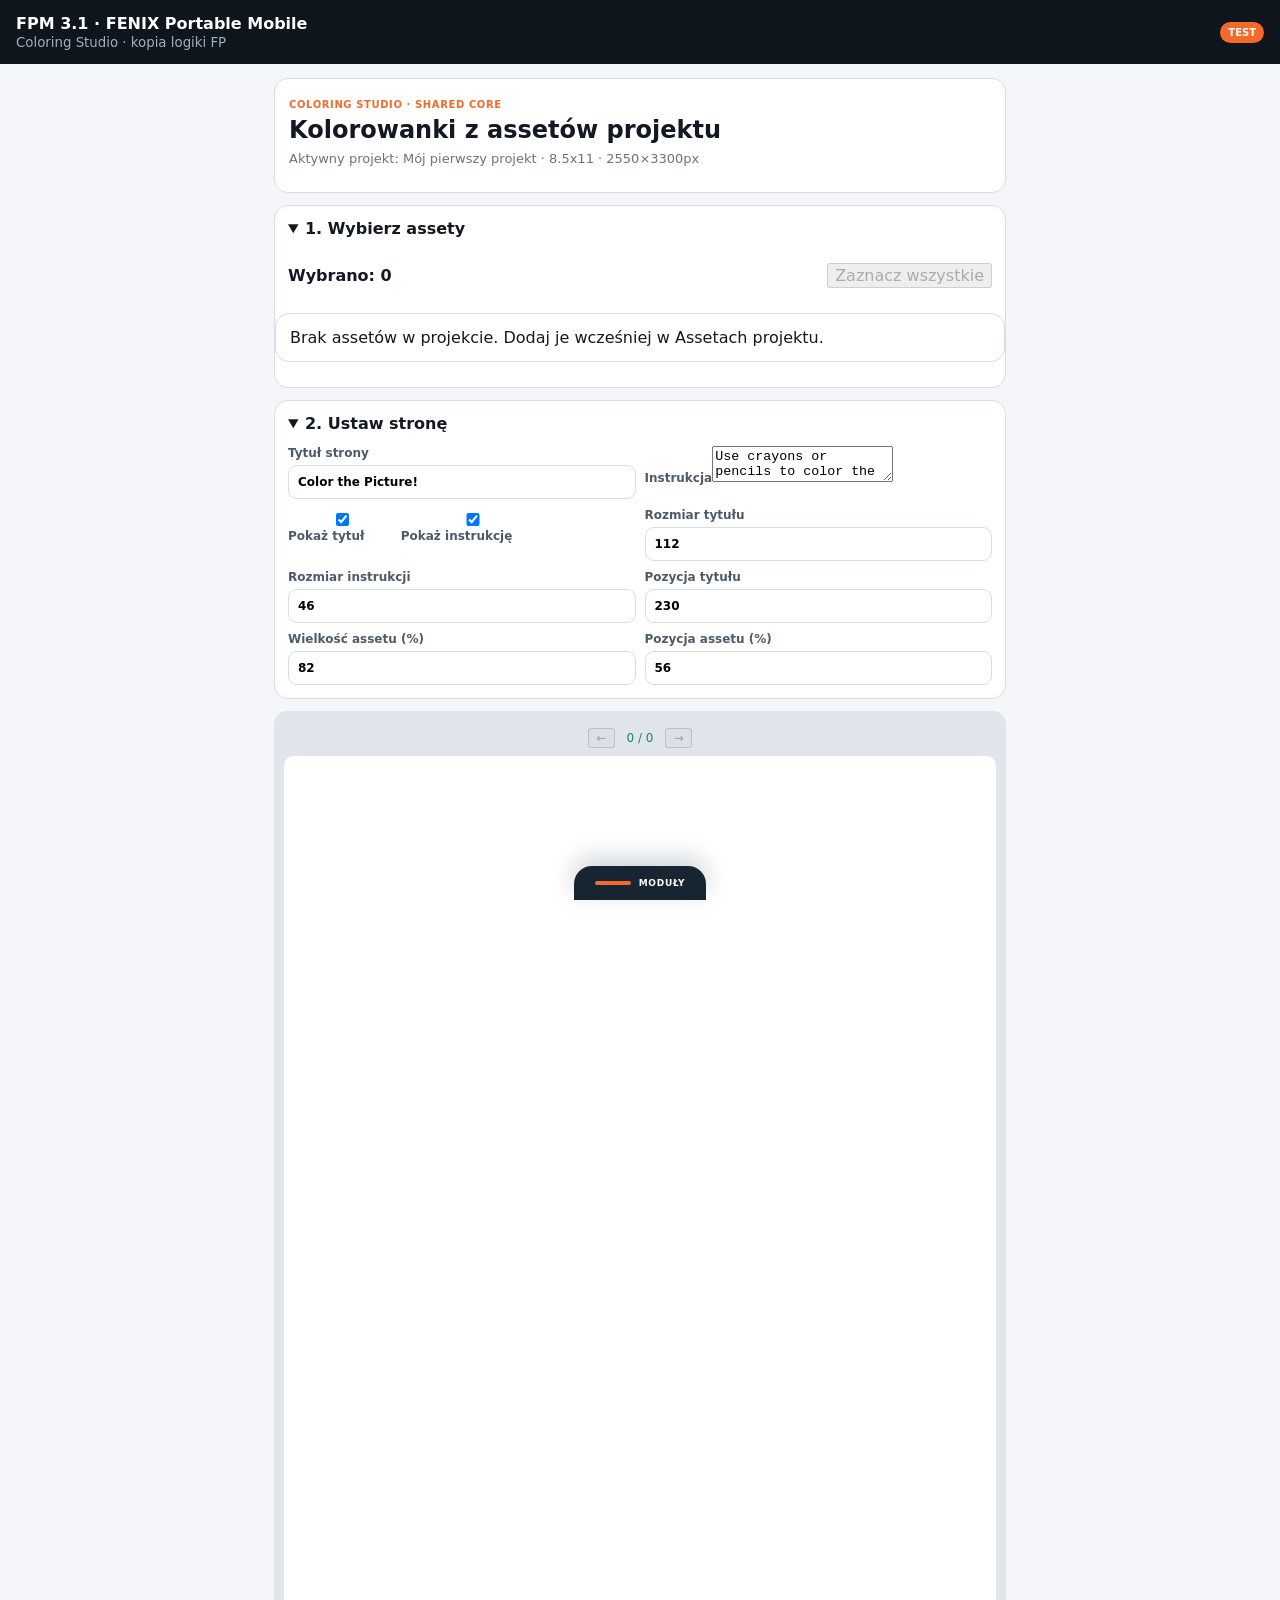
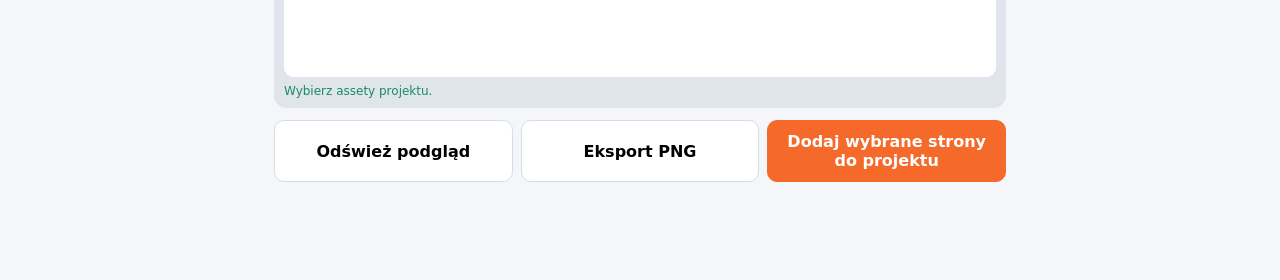
<file: coloring.html>
<!doctype html><html lang="pl"><head><meta charset="utf-8"><meta name="viewport" content="width=device-width,initial-scale=1,viewport-fit=cover"><meta name="theme-color" content="#0e151c"><title>FPM 3.1 · Coloring Studio</title><link rel="stylesheet" href="fpm.css?v=13"><style>.asset-tools{display:flex;justify-content:space-between;gap:10px;align-items:center;margin:12px 0}.asset-grid{display:grid;grid-template-columns:repeat(2,minmax(0,1fr));gap:10px}.asset-card{position:relative;border:1px solid var(--line);border-radius:12px;background:#fff;padding:8px;text-align:left}.asset-card.selected{outline:2px solid #ff6b2c}.asset-card img{width:100%;aspect-ratio:1/1;object-fit:contain;background:#fff;border-radius:8px}.asset-card strong,.asset-card small{display:block}.asset-check{position:absolute;right:8px;top:8px;background:#111;color:#fff;border-radius:999px;min-width:24px;height:24px;display:grid;place-items:center}.switches{display:flex;gap:12px;flex-wrap:wrap}.preview canvas{width:100%;height:auto;background:#fff;border-radius:10px}.pager{display:flex;justify-content:center;align-items:center;gap:12px;margin:8px 0}.wide{width:100%}</style></head><body><header class="top"><div><strong>FPM 3.1 · FENIX Portable Mobile</strong><small>Coloring Studio · kopia logiki FP</small></div><b>TEST</b></header><main><article class="card"><span>COLORING STUDIO · SHARED CORE</span><h2>Kolorowanki z assetów projektu</h2><p id="projectInfo"></p></article><details open><summary>1. Wybierz assety</summary><div class="asset-tools"><strong id="selectionCount">Wybrano: 0</strong><button id="selectAll" type="button">Zaznacz wszystkie</button></div><div id="assetEmpty" class="card">Brak assetów w projekcie. Dodaj je wcześniej w Assetach projektu.</div><div id="assetGrid" class="asset-grid"></div></details><details open><summary>2. Ustaw stronę</summary><div class="fields"><label>Tytuł strony<input id="title" value="Color the Picture!"></label><label>Instrukcja<textarea id="instructions">Use crayons or pencils to color the picture.</textarea></label><div class="switches"><label><input id="showTitle" type="checkbox" checked> Pokaż tytuł</label><label><input id="showInstructions" type="checkbox" checked> Pokaż instrukcję</label></div><label>Rozmiar tytułu<input id="titleSize" type="number" min="64" max="180" value="112"></label><label>Rozmiar instrukcji<input id="instructionSize" type="number" min="32" max="90" value="46"></label><label>Pozycja tytułu<input id="titleY" type="number" min="140" max="420" value="230"></label><label>Wielkość assetu (%)<input id="assetScale" type="number" min="35" max="96" value="82"></label><label>Pozycja assetu (%)<input id="assetY" type="number" min="35" max="72" value="56"></label></div></details><div class="preview"><div class="pager"><button id="prev">←</button><span id="pageCounter">0 / 0</span><button id="next">→</button></div><canvas id="page" width="850" height="1100"></canvas><div id="status" class="hint">Wybierz assety projektu.</div></div><div class="actions"><button id="generate">Odśwież podgląd</button><button id="png">Eksport PNG</button><button id="cart" class="primary wide">Dodaj wybrane strony do projektu</button></div></main><script src="core/page-schema.js?v=3"></script><script src="core/production-profile.js?v=1"></script><script src="core/fenix-core.js?v=3"></script><script src="coloring-core.js?v=2"></script><script src="coloring.js?v=2"></script><script src="fpm-shell.js?v=5"></script></body></html>
</file>
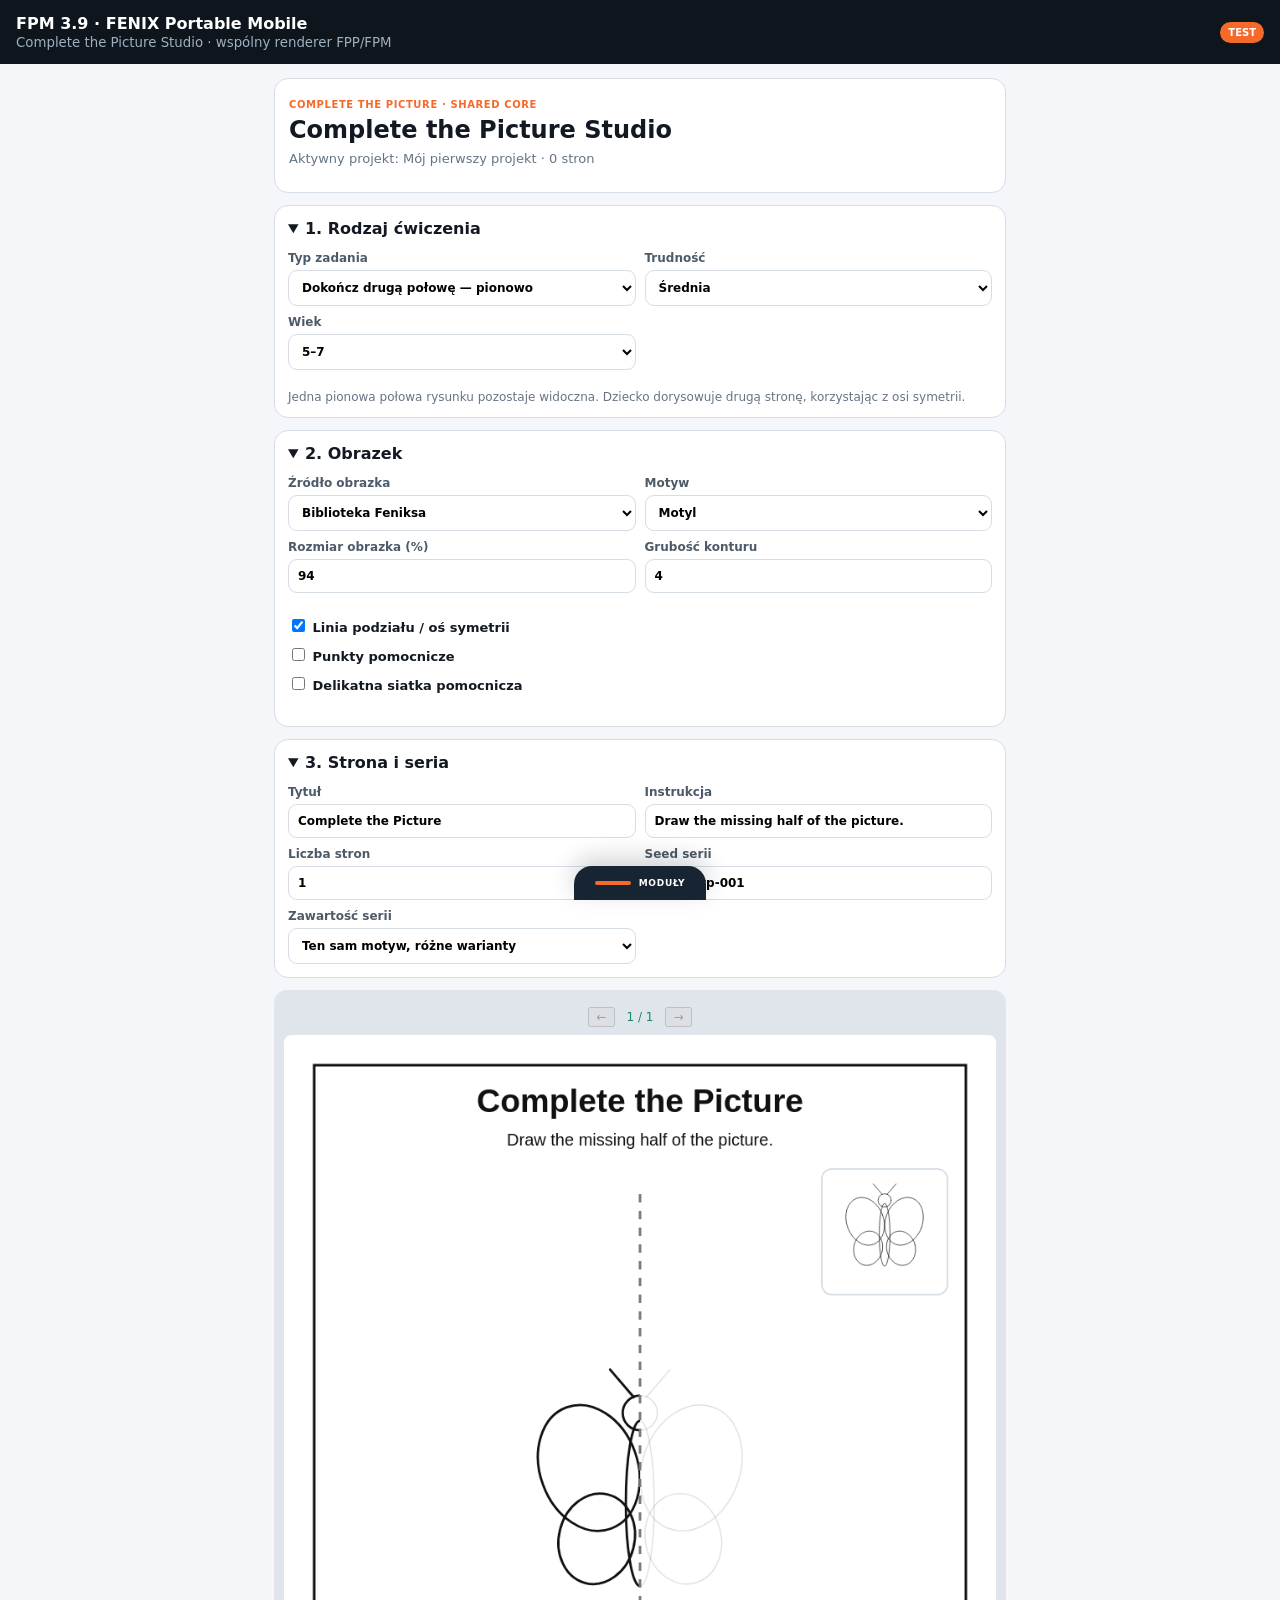
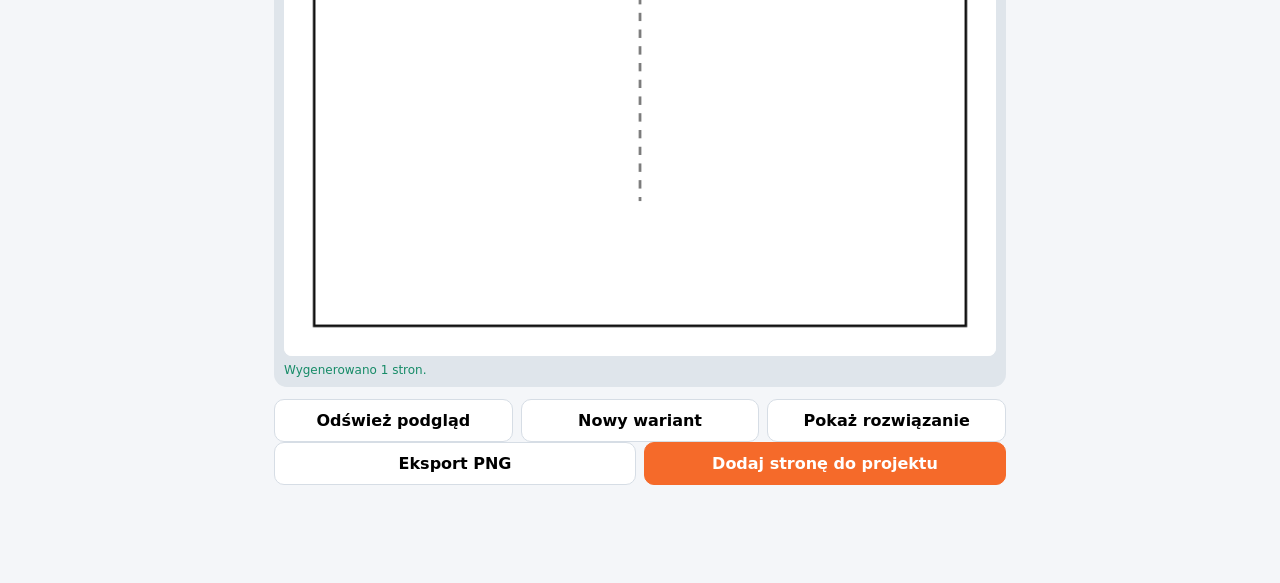
<file: complete-picture.html>
<!doctype html><html lang="pl"><head><meta charset="utf-8"><meta name="viewport" content="width=device-width,initial-scale=1,viewport-fit=cover"><meta name="theme-color" content="#0e151c"><title>FPM 3.9 · Complete the Picture</title><link rel="stylesheet" href="fpm.css?v=13"><style>.ctp-help{font-size:12px;color:var(--muted);margin-top:7px}.checks{display:grid;gap:10px;margin-top:10px}.checks label{font-size:13px;font-weight:800}.preview canvas{width:100%;height:auto}.pager{display:flex;justify-content:center;align-items:center;gap:12px;margin-bottom:8px}.wide{width:100%}.edit-badge{display:none;margin-top:8px;padding:8px 10px;border-radius:9px;background:var(--soft);font-size:12px;font-weight:900;color:#c64d18}.edit-badge.on{display:block}</style></head><body><header class="top"><div><strong>FPM 3.9 · FENIX Portable Mobile</strong><small>Complete the Picture Studio · wspólny renderer FPP/FPM</small></div><b>TEST</b></header><main><article class="card"><span>COMPLETE THE PICTURE · SHARED CORE</span><h2>Complete the Picture Studio</h2><p id="projectInfo"></p><div id="editBadge" class="edit-badge">TRYB EDYCJI · zapisujesz tę samą stronę</div></article><details open><summary>1. Rodzaj ćwiczenia</summary><div class="fields"><label>Typ zadania<select id="type"><option value="half-vertical">Dokończ drugą połowę — pionowo</option><option value="half-horizontal">Dokończ drugą połowę — poziomo</option><option value="shadow-trace">Rysuj po cieniu / śladzie</option><option value="grid-copy">Przerysuj obrazek w siatce</option><option value="missing-part">Dorysuj brakujący fragment</option><option value="mirror-pair">Narysuj odbicie lustrzane</option></select></label><label>Trudność<select id="difficulty"><option value="easy">Łatwa</option><option value="medium" selected>Średnia</option><option value="hard">Trudna</option></select></label><label>Wiek<select id="age"><option>3–5</option><option selected>5–7</option><option>7–9</option></select></label></div><div id="typeHelp" class="ctp-help"></div></details><details open><summary>2. Obrazek</summary><div class="fields"><label>Źródło obrazka<select id="assetSource"><option value="built-in">Biblioteka Feniksa</option><option value="project">Asset projektu</option><option value="upload">Własny plik → Asset projektu</option></select></label><label id="builtInWrap">Motyw<select id="asset"><option value="butterfly">Motyl</option><option value="owl">Sowa</option><option value="rocket">Rakieta</option><option value="robot">Robot</option><option value="fish">Ryba</option><option value="flower">Kwiat</option><option value="cat">Kot</option><option value="ladybug">Biedronka</option><option value="castle">Zamek</option><option value="dino">Dinozaur</option><option value="car">Samochód</option><option value="mushroom">Grzybek</option></select></label><label id="projectAssetWrap" hidden>Asset projektu<select id="projectAsset"></select></label><label id="uploadWrap" hidden>Własny asset<input id="assetFile" type="file" accept="image/png,image/jpeg,image/webp,image/svg+xml,.svg"></label><label>Rozmiar obrazka (%)<input id="scale" type="number" min="55" max="125" value="94"></label><label>Grubość konturu<input id="lineWidth" type="number" min="2" max="8" value="4"></label><label id="shadowStrengthField" hidden>Widoczność cienia (%)<input id="shadowStrength" type="number" min="10" max="55" value="28"></label></div><div class="checks"><label><input id="showGuide" type="checkbox" checked> Linia podziału / oś symetrii</label><label><input id="showDots" type="checkbox"> Punkty pomocnicze</label><label><input id="showGrid" type="checkbox"> Delikatna siatka pomocnicza</label></div><div id="uploadStatus" class="ctp-help"></div></details><details open><summary>3. Strona i seria</summary><div class="fields"><label>Tytuł<input id="title" value="Complete the Picture"></label><label>Instrukcja<input id="instruction" value="Draw the missing half of the picture."></label><label>Liczba stron<input id="count" type="number" min="1" max="20" value="1"></label><label>Seed serii<input id="seed" value="fenix-ctp-001"></label><label>Zawartość serii<select id="seriesMode"><option value="selected">Ten sam motyw, różne warianty</option><option value="mixed">Różne motywy automatycznie</option></select></label></div></details><div class="preview"><div class="pager"><button id="prev">←</button><span id="pageCounter">0 / 0</span><button id="next">→</button></div><canvas id="page" width="850" height="1100"></canvas><div id="status">Gotowy.</div></div><div class="actions"><button id="generate">Odśwież podgląd</button><button id="variant">Nowy wariant</button><button id="solution">Rozwiązanie</button></div><div class="actions"><button id="png">Eksport PNG</button><button id="cart" class="primary wide">Dodaj stronę do projektu</button></div></main><script src="core/page-schema.js?v=3"></script><script src="core/fenix-core.js?v=4"></script><script src="complete-picture-core.js?v=1"></script><script src="complete-picture.js?v=3"></script><script src="fpm-shell.js?v=12"></script><script src="ctp-addon.js?v=1"></script></body></html>
</file>
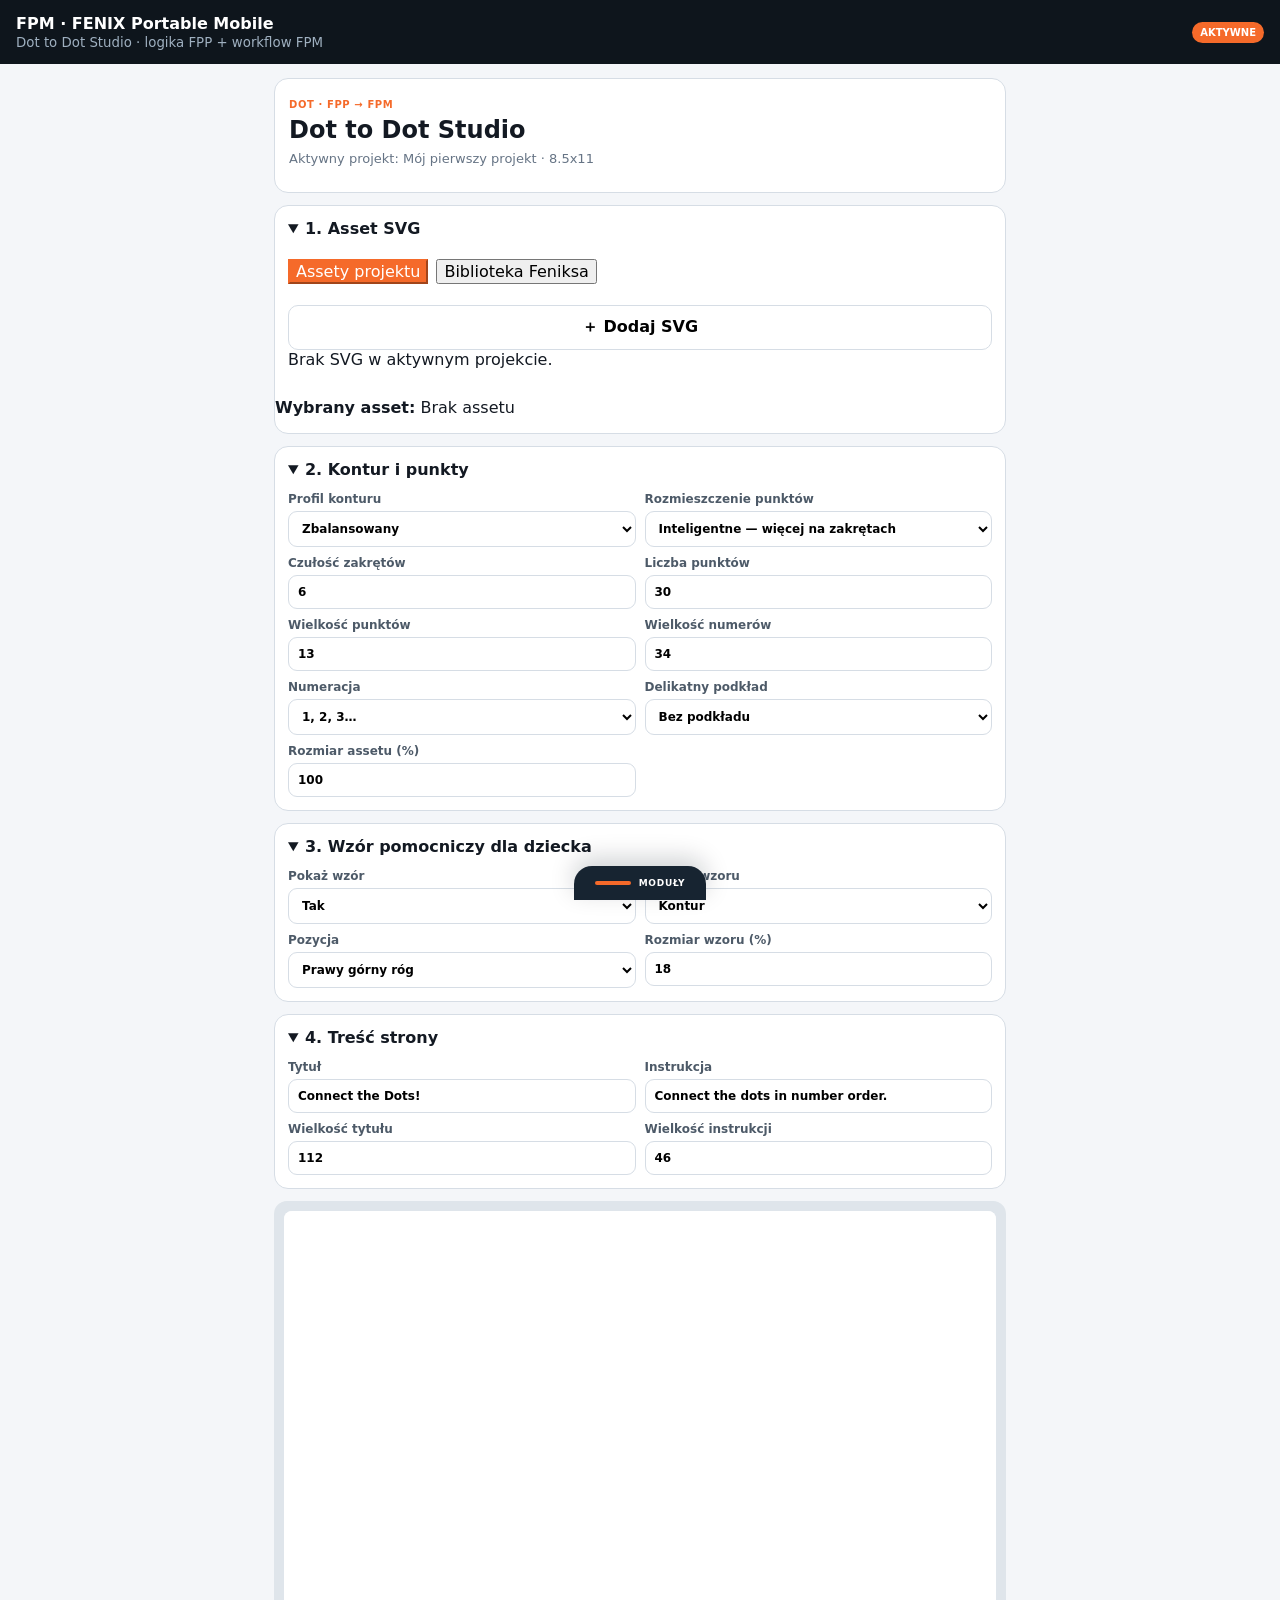
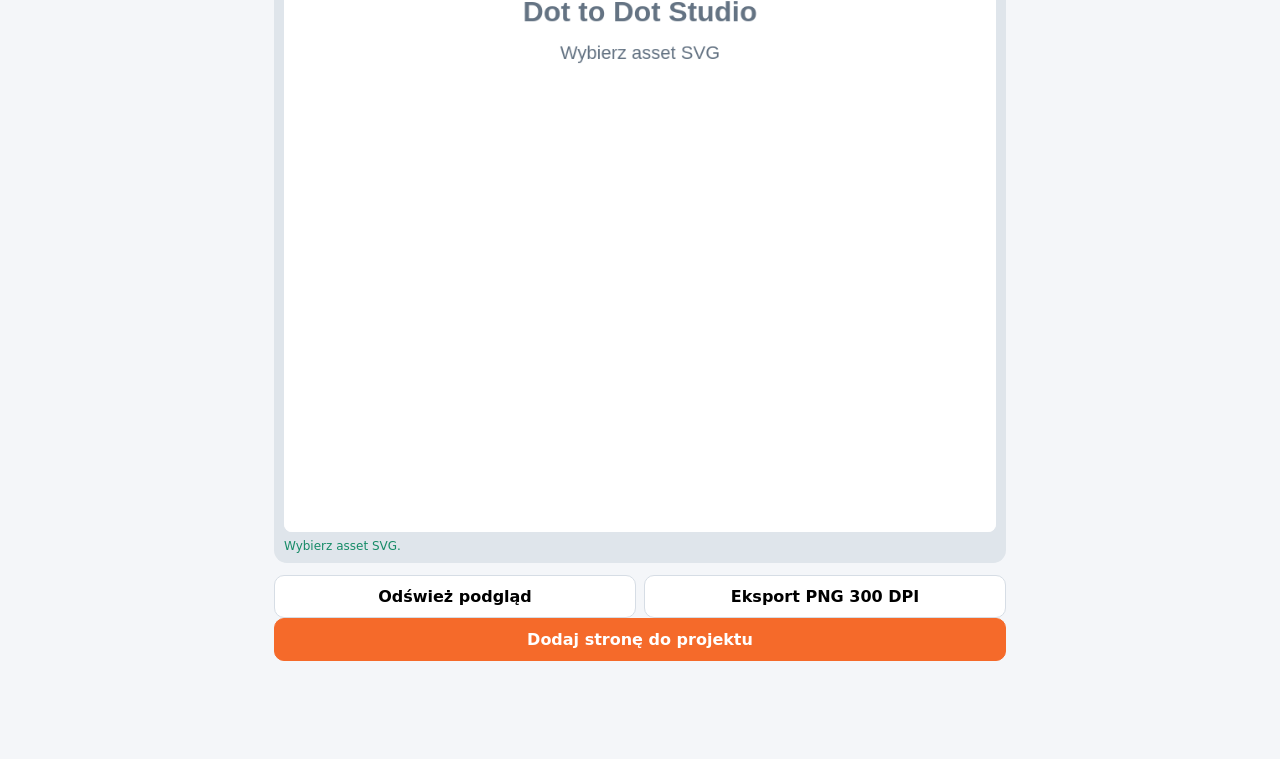
<file: dot-to-dot.html>
<!doctype html><html lang="pl"><head><meta charset="utf-8"><meta name="viewport" content="width=device-width,initial-scale=1,viewport-fit=cover"><meta name="theme-color" content="#0e151c"><title>FPM · Dot to Dot Studio</title><link rel="stylesheet" href="fpm.css?v=13"><style>.asset-grid,.library-grid{display:grid;grid-template-columns:repeat(3,minmax(0,1fr));gap:8px}.asset-card,.library-card{padding:6px;border:1px solid var(--line);border-radius:10px;background:var(--card)}.asset-card.selected{outline:2px solid currentColor}.asset-card img,.library-card img{width:100%;aspect-ratio:1;object-fit:contain}.source-tabs{display:flex;gap:8px;margin:8px 0}.preview canvas{width:100%;height:auto}.edit-badge{display:none;margin-top:8px;padding:8px 10px;border-radius:9px;background:var(--soft);font-size:12px;font-weight:900;color:#c64d18}.edit-badge.on{display:block}</style></head><body><header class="top"><div><strong>FPM · FENIX Portable Mobile</strong><small>Dot to Dot Studio · logika FPP + workflow FPM</small></div><b>AKTYWNE</b></header><main><article class="card"><span>DOT · FPP → FPM</span><h2>Dot to Dot Studio</h2><p id="projectInfo"></p><div id="editBadge" class="edit-badge">TRYB EDYCJI · zapisujesz tę samą stronę</div></article><details open><summary>1. Asset SVG</summary><div class="source-tabs"><button id="tabProject" class="primary">Assety projektu</button><button id="tabLibrary">Biblioteka Feniksa</button></div><div id="projectPane"><div class="actions"><button id="importAsset">＋ Dodaj SVG</button><input id="assetFile" type="file" accept="image/svg+xml,.svg" multiple hidden></div><div id="assetEmpty" class="hint">Brak SVG w aktywnym projekcie.</div><div id="assetGrid" class="asset-grid"></div></div><div id="libraryPane" hidden><div id="libraryEmpty" class="hint">Brak assetów SVG w Bibliotece.</div><div id="libraryGrid" class="library-grid"></div></div><p><strong>Wybrany asset:</strong> <span id="selectedAssetName">Brak assetu</span></p></details><details open><summary>2. Kontur i punkty</summary><div class="fields"><label>Profil konturu<select id="contourProfile"><option value="detail">Dokładny</option><option value="balanced" selected>Zbalansowany</option><option value="simple">Uproszczony</option></select></label><label>Rozmieszczenie punktów<select id="dotDistribution"><option value="adaptive" selected>Inteligentne — więcej na zakrętach</option><option value="uniform">Równomierne</option></select></label><label>Czułość zakrętów<input id="curveSensitivity" type="number" min="0" max="10" value="6"></label><label>Liczba punktów<input id="dotCount" type="number" min="8" max="120" value="30"></label><label>Wielkość punktów<input id="dotSize" type="number" min="5" max="28" value="13"></label><label>Wielkość numerów<input id="numberSize" type="number" min="18" max="64" value="34"></label><label>Numeracja<select id="numbers"><option value="yes" selected>1, 2, 3…</option><option value="no">Bez numerów</option></select></label><label>Delikatny podkład<select id="guide"><option value="none" selected>Bez podkładu</option><option value="faint">Jasny kontur pomocniczy</option></select></label><label>Rozmiar assetu (%)<input id="assetSize" type="number" min="30" max="180" value="100"></label></div></details><details open><summary>3. Wzór pomocniczy dla dziecka</summary><div class="fields"><label>Pokaż wzór<select id="referenceEnabled"><option value="yes" selected>Tak</option><option value="no">Nie</option></select></label><label>Wygląd wzoru<select id="referenceStyle"><option value="outline" selected>Kontur</option><option value="original">Oryginał SVG</option><option value="dots">Mini Dot to Dot bez numerów</option></select></label><label>Pozycja<select id="referenceCorner"><option value="top-right" selected>Prawy górny róg</option><option value="top-left">Lewy górny róg</option><option value="bottom-right">Prawy dolny róg</option><option value="bottom-left">Lewy dolny róg</option></select></label><label>Rozmiar wzoru (%)<input id="referenceSize" type="number" min="10" max="35" value="18"></label></div></details><details open><summary>4. Treść strony</summary><div class="fields"><label>Tytuł<input id="title" value="Connect the Dots!"></label><label>Instrukcja<input id="instructions" value="Connect the dots in number order."></label><label>Wielkość tytułu<input id="titleSize" type="number" min="64" max="180" value="112"></label><label>Wielkość instrukcji<input id="instructionSize" type="number" min="30" max="90" value="46"></label></div></details><div class="preview"><canvas id="page" width="850" height="1100"></canvas><div id="status">Wybierz SVG.</div></div><div class="actions"><button id="generate">Odśwież podgląd</button><button id="png">Eksport PNG 300 DPI</button></div><div class="actions"><button id="cart" class="primary">Dodaj stronę do projektu</button></div></main><script src="core/page-schema.js?v=3"></script><script src="core/fenix-core.js?v=3"></script><script src="dot-core.js?v=2"></script><script src="dot-to-dot.js?v=4"></script><script src="fpm-shell.js?v=10"></script></body></html>
</file>
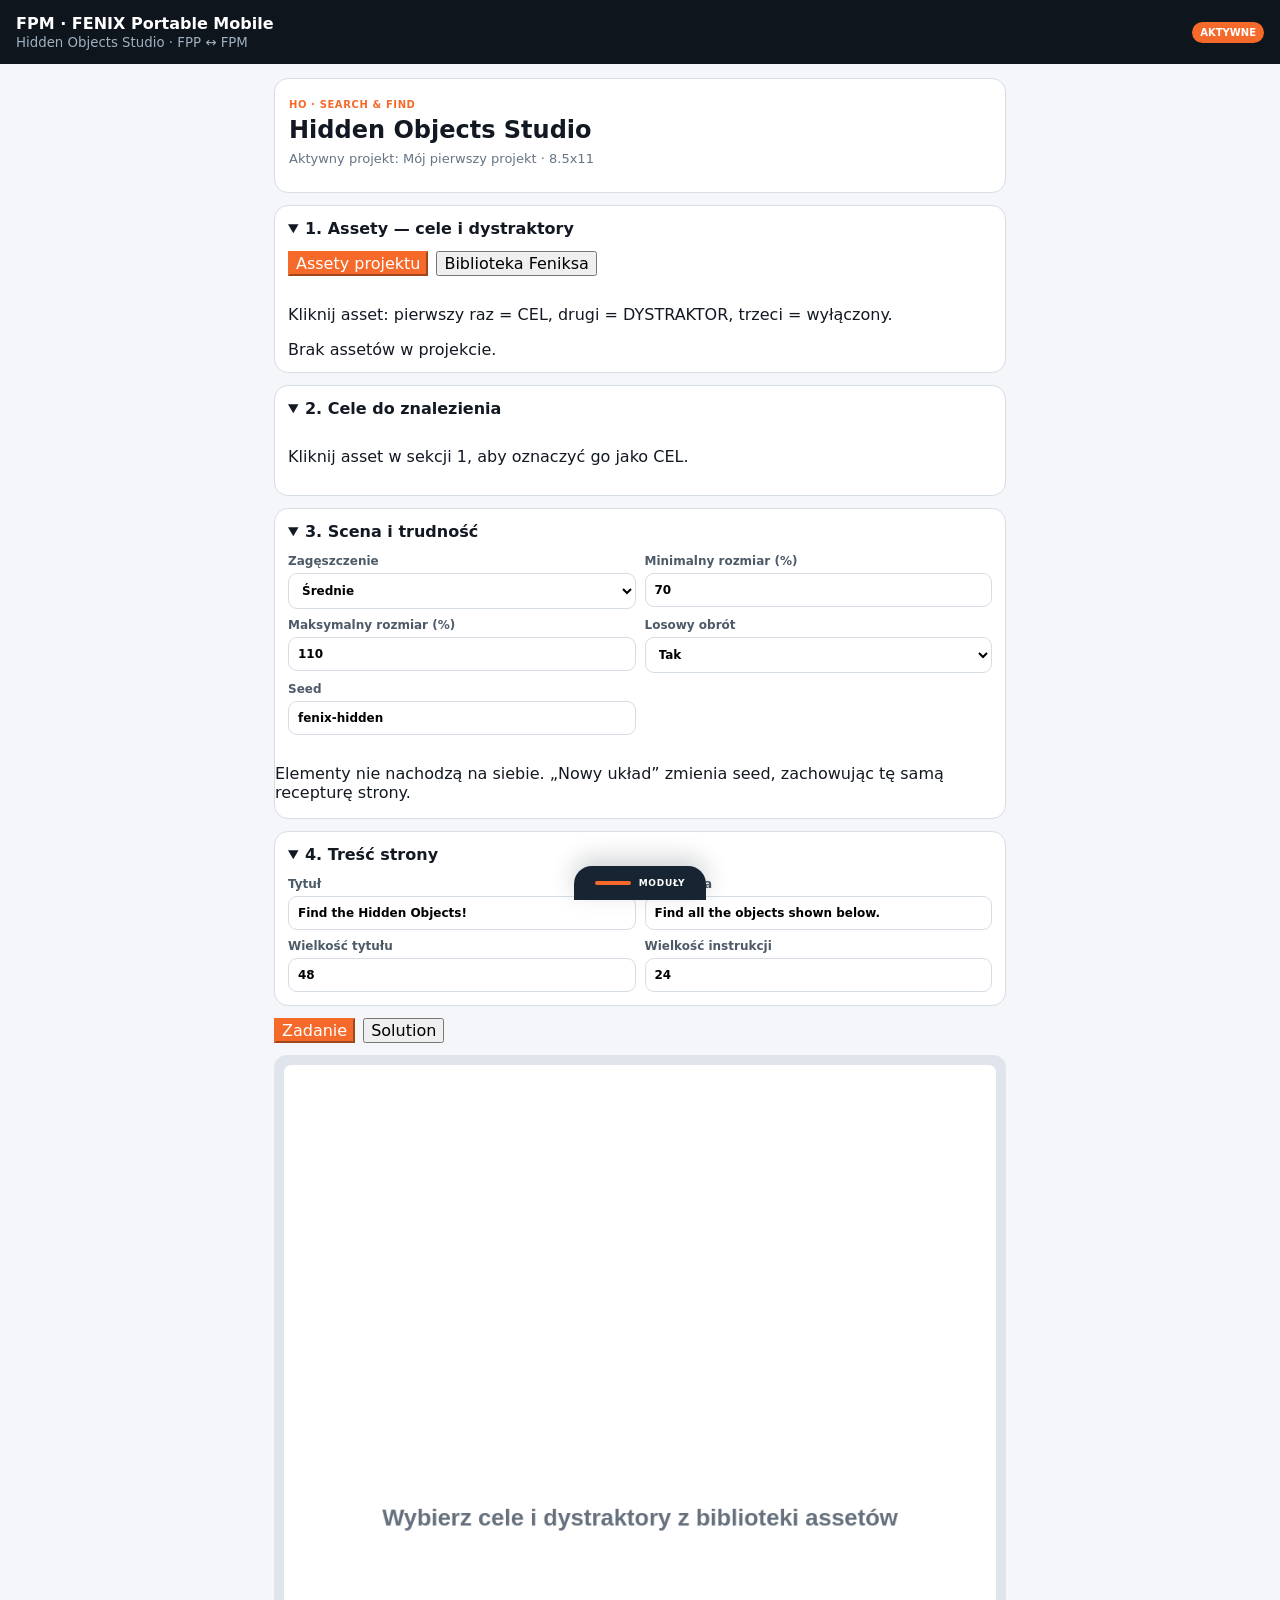
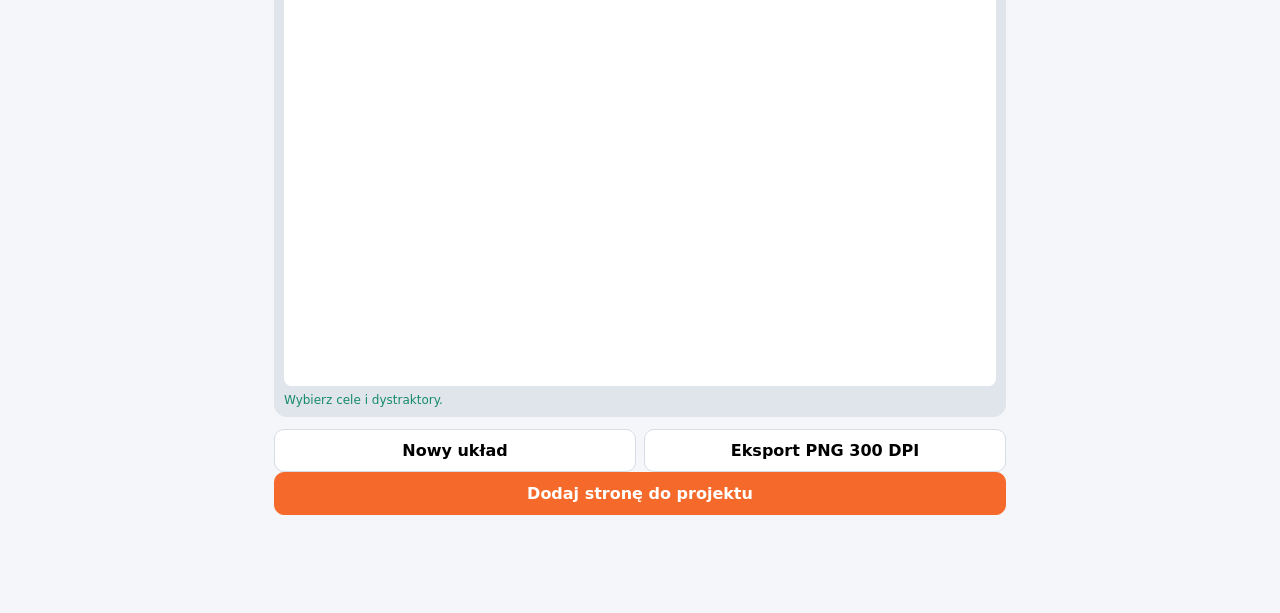
<file: hidden-objects.html>
<!doctype html><html lang="pl"><head><meta charset="utf-8"><meta name="viewport" content="width=device-width,initial-scale=1,viewport-fit=cover"><meta name="theme-color" content="#0e151c"><title>FPM · Hidden Objects Studio</title><link rel="stylesheet" href="fpm.css?v=13"><style>.asset-grid{display:grid;grid-template-columns:repeat(3,minmax(0,1fr));gap:8px}.asset-card{position:relative;padding:6px;border:1px solid var(--line);border-radius:10px;background:var(--card)}.asset-card img{width:100%;aspect-ratio:1;object-fit:contain}.asset-card.target{outline:2px solid #d56c2c}.asset-card.distractor{outline:2px solid #66717d}.asset-card .badge{position:absolute;right:6px;top:6px;font-size:10px;font-weight:900;background:#fff;padding:4px 6px;border-radius:999px}.target-list{display:grid;gap:8px}.target-row{display:grid;grid-template-columns:52px 1fr auto;align-items:center;gap:8px;padding:8px;border:1px solid var(--line);border-radius:10px}.target-row img{width:52px;height:52px;object-fit:contain}.source-tabs,.preview-tabs{display:flex;gap:8px}.preview canvas{width:100%;height:auto}.edit-badge{display:none;margin-top:8px;padding:8px 10px;border-radius:9px;background:var(--soft);font-size:12px;font-weight:900;color:#c64d18}.edit-badge.on{display:block}</style></head><body><header class="top"><div><strong>FPM · FENIX Portable Mobile</strong><small>Hidden Objects Studio · FPP ↔ FPM</small></div><b>AKTYWNE</b></header><main><article class="card"><span>HO · SEARCH & FIND</span><h2>Hidden Objects Studio</h2><p id="projectInfo"></p><div id="editBadge" class="edit-badge">TRYB EDYCJI · zapisujesz tę samą stronę</div></article><details open><summary>1. Assety — cele i dystraktory</summary><div class="source-tabs"><button id="tabProject" class="primary">Assety projektu</button><button id="tabLibrary">Biblioteka Feniksa</button></div><div id="projectPane"><p class="hint">Kliknij asset: pierwszy raz = CEL, drugi = DYSTRAKTOR, trzeci = wyłączony.</p><div id="assetEmpty" class="hint">Brak assetów w projekcie.</div><div id="assetGrid" class="asset-grid"></div></div><div id="libraryPane" hidden><div id="libraryEmpty" class="hint">Brak assetów w Bibliotece.</div><div id="libraryGrid" class="asset-grid"></div></div></details><details open><summary>2. Cele do znalezienia</summary><div id="targetList" class="target-list"></div></details><details open><summary>3. Scena i trudność</summary><div class="fields"><label>Zagęszczenie<select id="density"><option value="easy">Małe</option><option value="medium" selected>Średnie</option><option value="hard">Duże</option></select></label><label>Minimalny rozmiar (%)<input id="minSize" type="number" min="45" max="130" value="70"></label><label>Maksymalny rozmiar (%)<input id="maxSize" type="number" min="60" max="150" value="110"></label><label>Losowy obrót<select id="rotate"><option value="yes" selected>Tak</option><option value="no">Nie</option></select></label><label>Seed<input id="seed" value="fenix-hidden"></label></div><p class="hint">Elementy nie nachodzą na siebie. „Nowy układ” zmienia seed, zachowując tę samą recepturę strony.</p></details><details open><summary>4. Treść strony</summary><div class="fields"><label>Tytuł<input id="title" value="Find the Hidden Objects!"></label><label>Instrukcja<input id="instructions" value="Find all the objects shown below."></label><label>Wielkość tytułu<input id="titleSize" type="number" min="32" max="100" value="48"></label><label>Wielkość instrukcji<input id="instructionSize" type="number" min="18" max="54" value="24"></label></div></details><div class="preview-tabs"><button id="taskTab" class="primary">Zadanie</button><button id="solutionTab">Solution</button></div><div class="preview"><canvas id="page" width="850" height="1100"></canvas><div id="status">Wybierz cele i dystraktory.</div></div><div class="actions"><button id="generate">Nowy układ</button><button id="png">Eksport PNG 300 DPI</button></div><div class="actions"><button id="cart" class="primary">Dodaj stronę do projektu</button></div></main><script src="core/page-schema.js?v=3"></script><script src="core/fenix-core.js?v=3"></script><script src="core/module-contracts.js?v=1"></script><script src="hidden-objects.js?v=2"></script><script src="hidden-objects-variant.js?v=1"></script><script src="fpm-shell.js?v=11"></script></body></html>
</file>
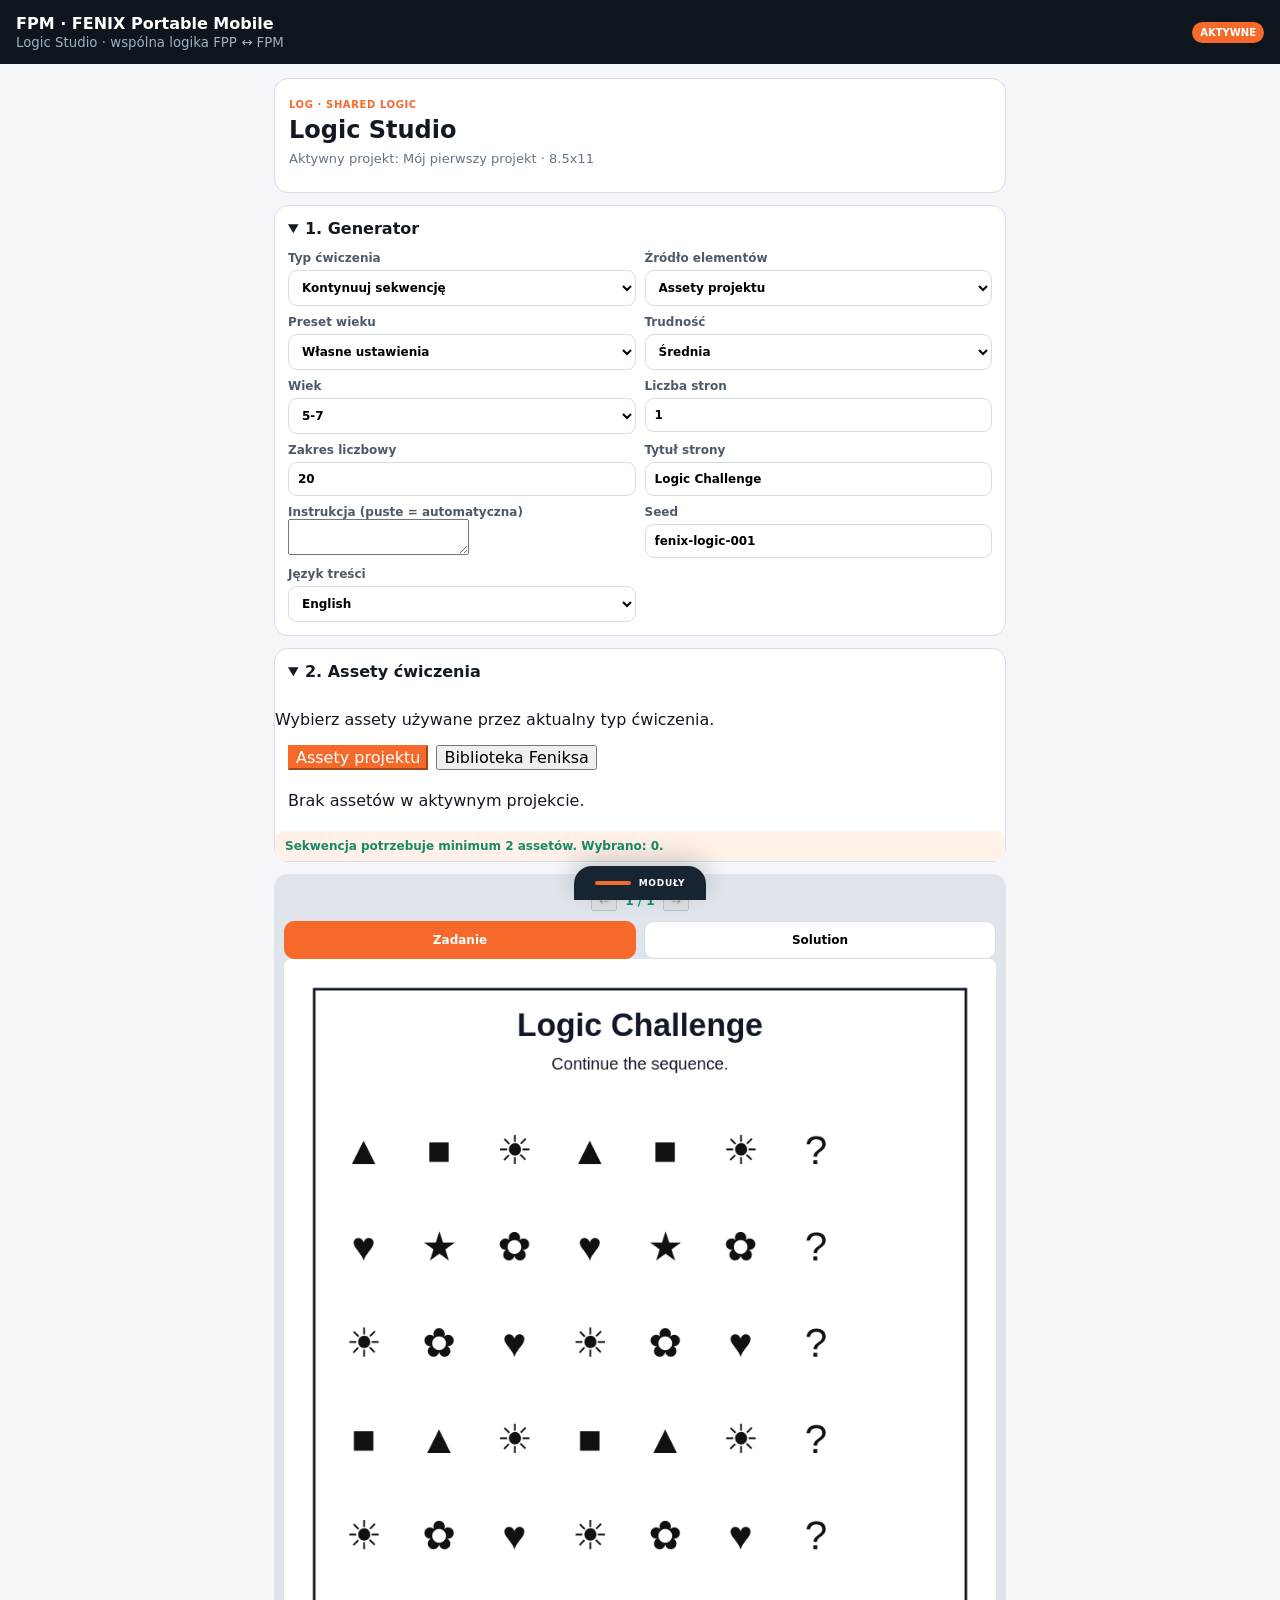
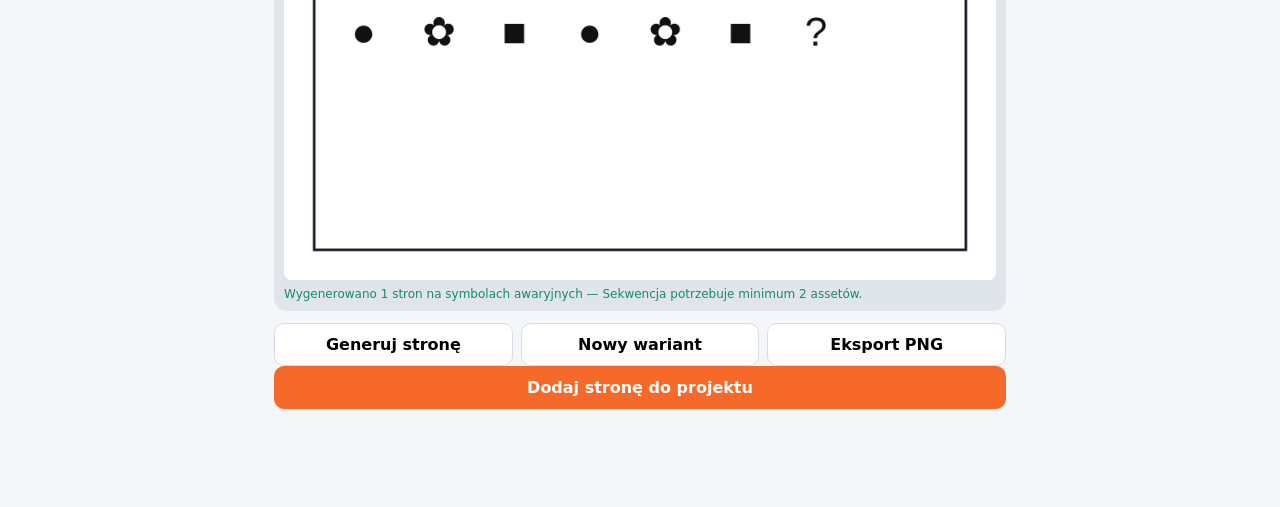
<file: logic.html>
<!doctype html><html lang="pl"><head><meta charset="utf-8"><meta name="viewport" content="width=device-width,initial-scale=1,viewport-fit=cover"><meta name="theme-color" content="#0e151c"><title>FPM · Logic Studio</title><link rel="stylesheet" href="fpm.css?v=13"><style>.preview canvas{width:100%;height:auto}.edit-badge{display:none;margin-top:8px;padding:8px 10px;border-radius:9px;background:var(--soft);font-size:12px;font-weight:900;color:#c64d18}.edit-badge.on{display:block}.pager{display:flex;gap:8px;justify-content:center;align-items:center;margin:10px 0}.pager span{font-weight:900}.source-tabs{display:flex;gap:8px;margin:8px 0}.logic-asset-grid{display:grid;grid-template-columns:repeat(3,minmax(0,1fr));gap:8px}.logic-asset{position:relative;padding:6px;border:1px solid var(--line);border-radius:10px;background:var(--card);min-width:0}.logic-asset.selected{outline:2px solid #d56c2c}.logic-asset.odd{outline:3px solid #9d3f23}.logic-asset img{width:100%;aspect-ratio:1;object-fit:contain}.logic-asset strong{display:block;overflow:hidden;text-overflow:ellipsis;white-space:nowrap}.logic-asset small{display:block;font-size:10px;line-height:1.25}.logic-asset .odd-action{width:100%;margin-top:5px;padding:5px;font-size:10px}.asset-status{margin-top:8px;padding:8px 10px;border-radius:9px;background:var(--soft);font-size:12px;font-weight:800}.asset-status.ready{color:#2d7146}.asset-status.warn{color:#a44c22}.sudoku-set{display:none;margin:10px 0;padding:10px;border:1px solid var(--line);border-radius:12px;background:var(--card)}.sudoku-set.on{display:block}.sudoku-set-head{display:flex;align-items:center;justify-content:space-between;gap:8px;margin-bottom:8px}.sudoku-set-head strong{font-size:13px}.sudoku-set-head span{font-size:12px;font-weight:900}.sudoku-slots{display:grid;grid-template-columns:repeat(4,minmax(0,1fr));gap:7px}.sudoku-slot{aspect-ratio:1;border:1px dashed var(--line);border-radius:10px;display:flex;align-items:center;justify-content:center;overflow:hidden;background:var(--soft);font-size:11px;font-weight:900;color:#66717d}.sudoku-slot img{width:88%;height:88%;object-fit:contain}.sudoku-set-actions{display:flex;gap:8px;margin-top:8px}.sudoku-set-actions button{flex:1}</style></head><body><header class="top"><div><strong>FPM · FENIX Portable Mobile</strong><small>Logic Studio · wspólna logika FPP ↔ FPM</small></div><b>AKTYWNE</b></header><main><article class="card"><span>LOG · SHARED LOGIC</span><h2>Logic Studio</h2><p id="projectInfo"></p><div id="editBadge" class="edit-badge">TRYB EDYCJI · zapisujesz tę samą stronę</div></article><details open><summary>1. Generator</summary><div class="fields"><label>Typ ćwiczenia<select id="type"><option value="sequence">Kontynuuj sekwencję</option><option value="odd">Co nie pasuje?</option><option value="matrix">Brakujący element</option><option value="sudoku">Sudoku obrazkowe 4×4</option><option value="analogy">Analogie obrazkowe</option></select></label><label>Źródło elementów<select id="elementMode"><option value="assets" selected>Assety projektu</option><option value="symbols">Symbole awaryjne</option></select></label><label>Preset wieku<select id="preset"><option value="">Własne ustawienia</option><option value="preschool">Przedszkole 3–5</option><option value="early">Wczesnoszkolne 5–7</option><option value="advanced">Rozwinięte 7–9</option></select></label><label>Trudność<select id="difficulty"><option value="easy">Łatwa</option><option value="medium" selected>Średnia</option><option value="hard">Trudna</option></select></label><label>Wiek<select id="age"><option>3-5</option><option selected>5-7</option><option>7-9</option></select></label><label>Liczba stron<input id="count" type="number" min="1" max="20" value="1"></label><label>Zakres liczbowy<input id="range" type="number" min="5" max="100" value="20"></label><label>Tytuł strony<input id="title" value="Logic Challenge"></label><label>Instrukcja (puste = automatyczna)<textarea id="instructions"></textarea></label><label>Seed<input id="seed" value="fenix-logic-001"></label><label>Język treści<select id="language"><option value="en" selected>English</option><option value="pl">Polski</option></select></label></div></details><details open id="assetSection"><summary>2. Assety ćwiczenia</summary><p id="assetHint" class="hint">Wybierz assety, których Logic ma używać zamiast symboli.</p><div id="sudokuSet" class="sudoku-set"><div class="sudoku-set-head"><strong>Zestaw Sudoku 4×4</strong><span id="sudokuCount">0 / 4</span></div><div id="sudokuSlots" class="sudoku-slots"><div class="sudoku-slot">1</div><div class="sudoku-slot">2</div><div class="sudoku-slot">3</div><div class="sudoku-slot">4</div></div><div class="sudoku-set-actions"><button id="randomSudokuSet" type="button">Losuj zestaw 4</button><button id="clearSudokuSet" type="button">Wyczyść zestaw</button></div></div><div class="source-tabs"><button id="tabProject" class="primary">Assety projektu</button><button id="tabLibrary">Biblioteka Feniksa</button></div><div id="projectPane"><div id="assetEmpty" class="hint">Brak assetów w aktywnym projekcie.</div><div id="assetGrid" class="logic-asset-grid"></div></div><div id="libraryPane" hidden><div id="libraryEmpty" class="hint">Brak assetów w Bibliotece Feniksa.</div><div id="libraryGrid" class="logic-asset-grid"></div></div><div id="assetStatus" class="asset-status warn">Wybierz assety.</div></details><div class="preview"><div class="pager"><button id="prev">←</button><span id="pageCounter">0 / 0</span><button id="next">→</button></div><div class="actions"><button id="taskTab" class="primary">Zadanie</button><button id="solutionTab">Solution</button></div><canvas id="page" width="850" height="1100"></canvas><div id="status">Generator gotowy.</div></div><div class="actions"><button id="generate">Generuj stronę</button><button id="randomSeed">Nowy wariant</button><button id="png">Eksport PNG</button></div><div class="actions"><button id="cart" class="primary">Dodaj stronę do projektu</button></div></main><script src="core/page-schema.js?v=3"></script><script src="core/fenix-core.js?v=3"></script><script src="core/module-contracts.js?v=1"></script><script src="logic.js?v=4"></script><script src="logic-sudoku.js?v=1"></script><script src="fpm-shell.js?v=12"></script></body></html>
</file>
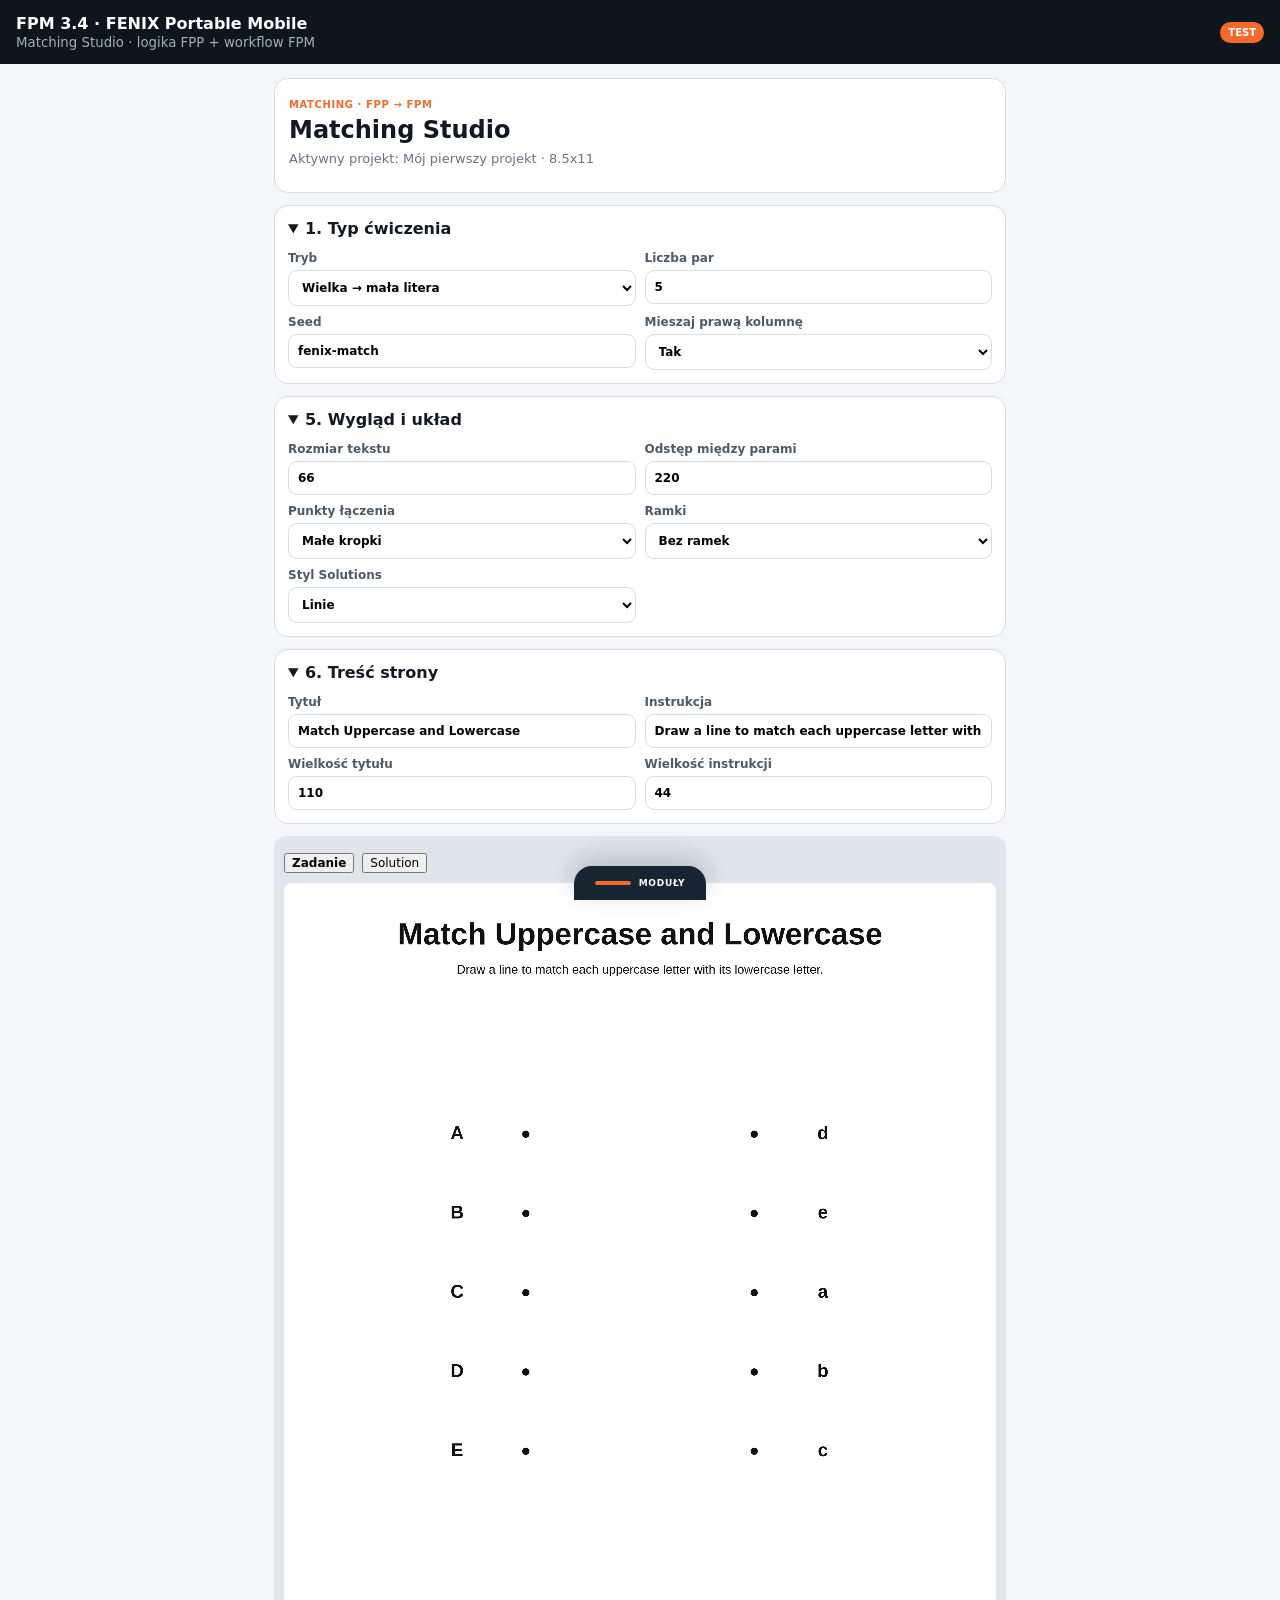
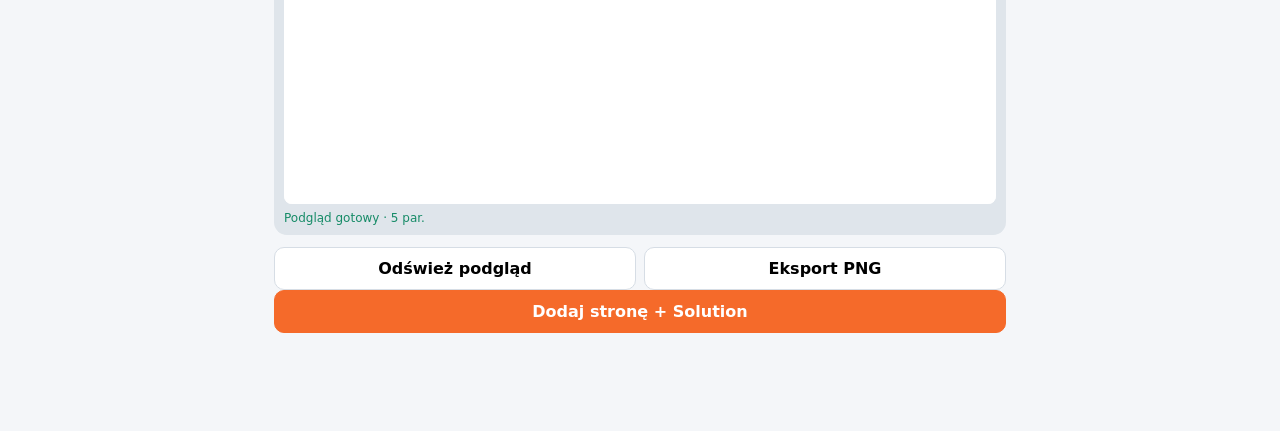
<file: matching.html>
<!doctype html><html lang="pl"><head><meta charset="utf-8"><meta name="viewport" content="width=device-width,initial-scale=1,viewport-fit=cover"><meta name="theme-color" content="#0e151c"><title>FPM 3.4 · Matching Studio</title><link rel="stylesheet" href="fpm.css?v=13"><style>.asset-grid{display:grid;grid-template-columns:repeat(3,minmax(0,1fr));gap:8px}.asset-card{padding:6px;border:1px solid var(--line);border-radius:10px;background:var(--card)}.asset-card.selected{outline:2px solid currentColor}.asset-card.disabled{opacity:.45}.asset-card img{width:100%;aspect-ratio:1;object-fit:contain}.manual-pairs{display:grid;gap:8px}.pair-row{display:grid;grid-template-columns:1fr auto 1fr auto;gap:8px;align-items:center}.preview canvas{width:100%;height:auto}.preview-tabs{display:flex;gap:8px;margin-bottom:10px}.preview-tabs button.active{font-weight:900}.edit-badge{display:none;margin-top:8px;padding:8px 10px;border-radius:9px;background:var(--soft);font-size:12px;font-weight:900;color:#c64d18}.edit-badge.on{display:block}</style></head><body><header class="top"><div><strong>FPM 3.4 · FENIX Portable Mobile</strong><small>Matching Studio · logika FPP + workflow FPM</small></div><b>TEST</b></header><main><article class="card"><span>MATCHING · FPP → FPM</span><h2>Matching Studio</h2><p id="projectInfo"></p><div id="editBadge" class="edit-badge">TRYB EDYCJI · zapisujesz tę samą stronę</div></article><details open><summary>1. Typ ćwiczenia</summary><div class="fields"><label>Tryb<select id="mode"><option value="alphabet">Wielka → mała litera</option><option value="identical">Obrazek → ten sam obrazek</option><option value="shadow">Obrazek → cień/sylwetka</option><option value="word-image">Słowo → obrazek</option><option value="number-quantity">Liczba → ilość</option><option value="manual">Pary ręczne</option></select></label><label>Liczba par<input id="pairCount" type="number" min="3" max="8" value="5"></label><label>Seed<input id="seed" value="fenix-match"></label><label>Mieszaj prawą kolumnę<select id="shuffle"><option value="yes">Tak</option><option value="no">Nie</option></select></label></div></details><details id="assetSection" open><summary>2. Assety</summary><div class="actions"><button id="tabProject" type="button">Assety projektu</button><button id="tabLibrary" type="button">Biblioteka Feniksa</button></div><div id="projectPane"><div id="assetGrid" class="asset-grid"></div></div><div id="libraryPane" hidden><div id="libraryGrid" class="asset-grid"></div></div></details><details id="shadowSection"><summary>3. Sylwetka SVG</summary><div class="fields"><label>Wariant<select id="shadowStyle"><option value="solid">Pełna sylwetka</option><option value="gray">Szara sylwetka</option><option value="outline">Sam kontur</option></select></label><label id="shadowOpacityWrap">Krycie sylwetki (%)<input id="shadowOpacity" type="number" min="10" max="100" value="55"></label><label id="shadowStrokeWrap">Grubość obrysu<input id="shadowStroke" type="number" min="1" max="24" value="5"></label><label>Strona oryginału<select id="shadowSide"><option value="left">Oryginał po lewej</option><option value="right">Oryginał po prawej</option><option value="random">Losuj stronę</option></select></label></div></details><details id="manualSection"><summary>4. Pary ręczne / etykiety</summary><div id="manualPairs" class="manual-pairs"></div><div class="actions"><button id="addPair" type="button">＋ Dodaj parę</button><button id="autoAlphabet" type="button">A–Z</button></div></details><details open><summary>5. Wygląd i układ</summary><div class="fields"><label>Rozmiar tekstu<input id="textSize" type="number" min="36" max="120" value="66"></label><label id="assetSizeWrap">Rozmiar assetu (%)<input id="assetSize" type="number" min="30" max="300" value="100"></label><label>Odstęp między parami<input id="rowGap" type="number" min="120" max="900" value="220"></label><label id="autoSpacingWrap">Auto-dopasuj odstęp<select id="autoSpacing"><option value="yes">Tak</option><option value="no">Nie</option></select></label><label id="quantitySizeWrap">Wielkość symboli ilości<input id="quantitySize" type="number" min="18" max="70" value="38"></label><label id="quantityGapWrap">Odstęp symboli ilości<input id="quantityGap" type="number" min="30" max="100" value="58"></label><label>Punkty łączenia<select id="anchors"><option value="dots">Małe kropki</option><option value="none">Bez kropek</option></select></label><label>Ramki<select id="frames"><option value="none">Bez ramek</option><option value="soft">Delikatne kapsułki</option></select></label><label>Styl Solutions<select id="solutionStyle"><option value="lines">Linie</option><option value="numbers">Numeracja</option></select></label></div></details><details open><summary>6. Treść strony</summary><div class="fields"><label>Tytuł<input id="title" value="Match the Pairs!"></label><label>Instrukcja<input id="instructions" value="Draw a line to match each pair."></label><label>Wielkość tytułu<input id="titleSize" type="number" min="64" max="160" value="110"></label><label>Wielkość instrukcji<input id="instructionSize" type="number" min="30" max="80" value="44"></label></div></details><div class="preview"><div class="preview-tabs"><button id="taskTab" class="active" type="button">Zadanie</button><button id="solutionTab" type="button">Solution</button></div><canvas id="page" width="850" height="1100"></canvas><div id="status">Gotowy.</div></div><div class="actions"><button id="generate">Odśwież podgląd</button><button id="png">Eksport PNG</button></div><div class="actions"><button id="cart" class="primary">Dodaj stronę + Solution</button></div></main><script src="core/page-schema.js?v=3"></script><script src="core/fenix-core.js?v=3"></script><script src="matching-core.js?v=1"></script><script src="matching.js?v=1"></script><script src="fpm-shell.js?v=7"></script></body></html>
</file>
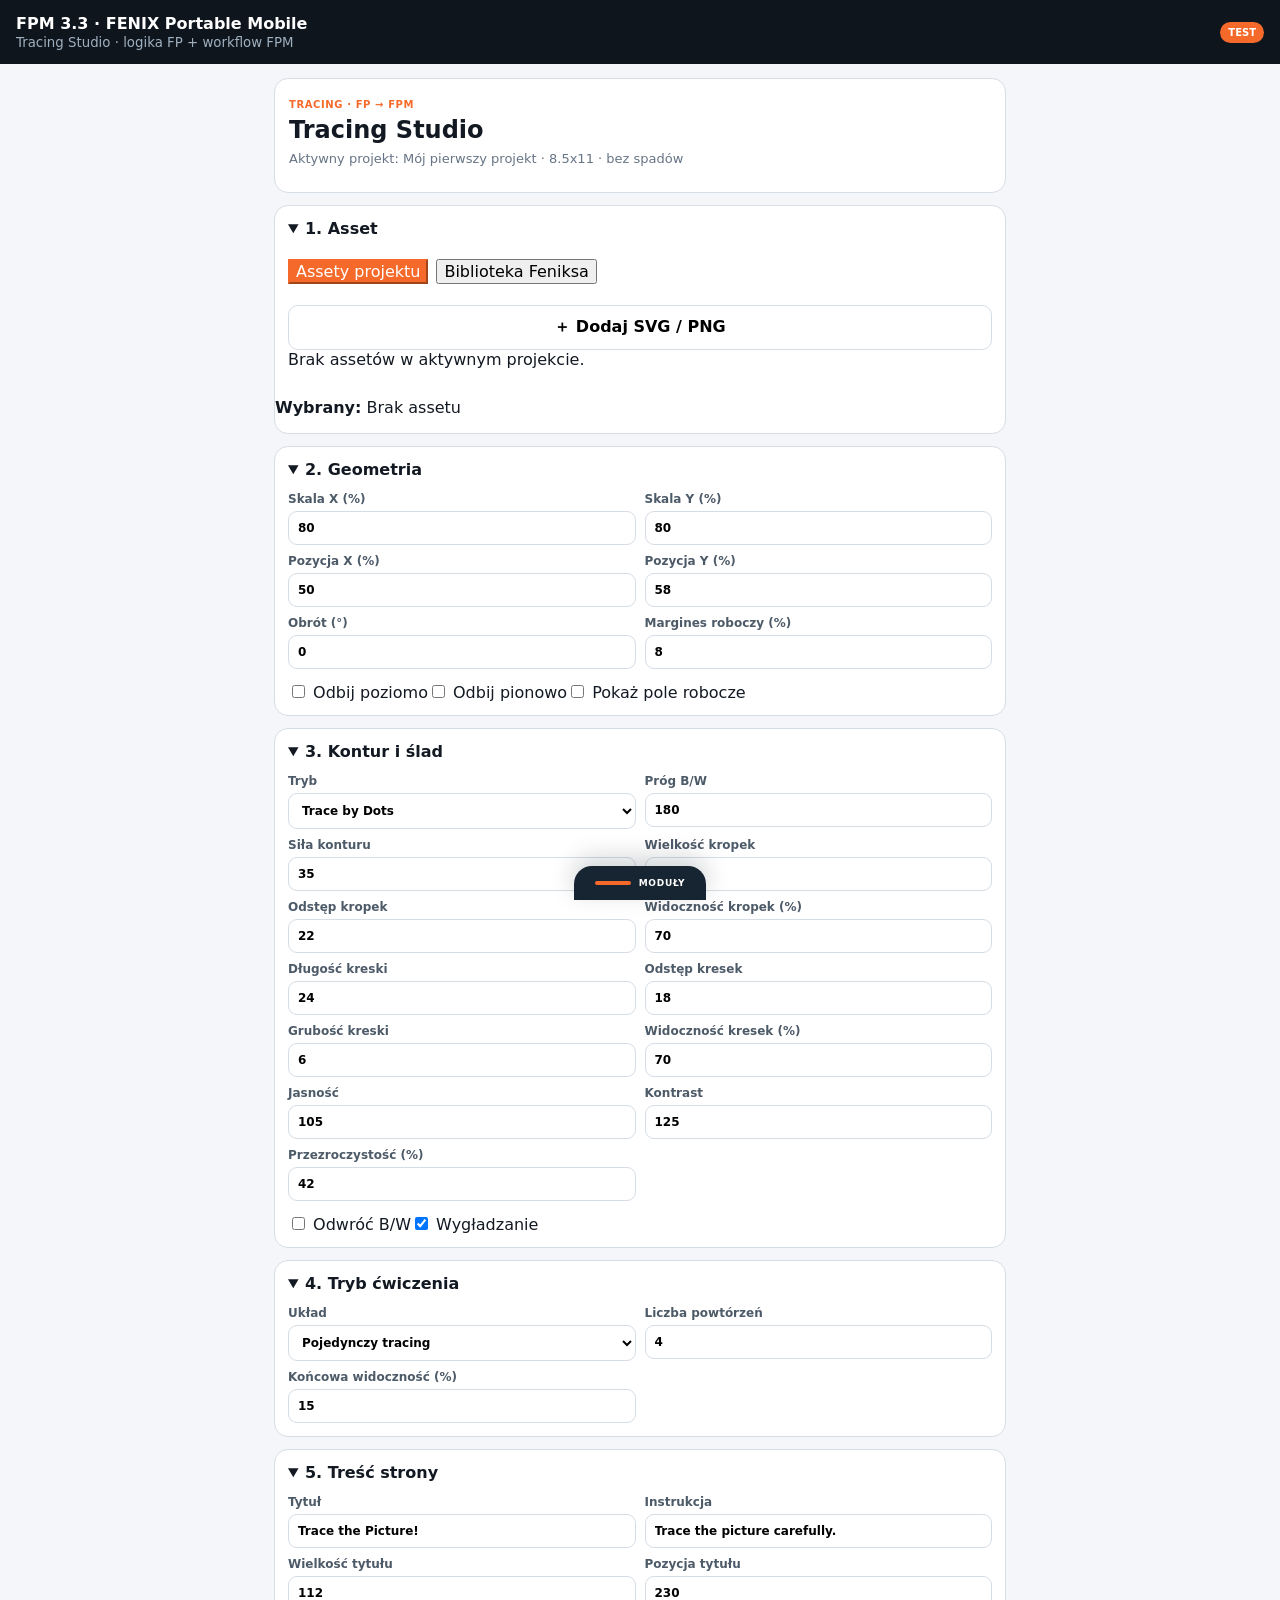
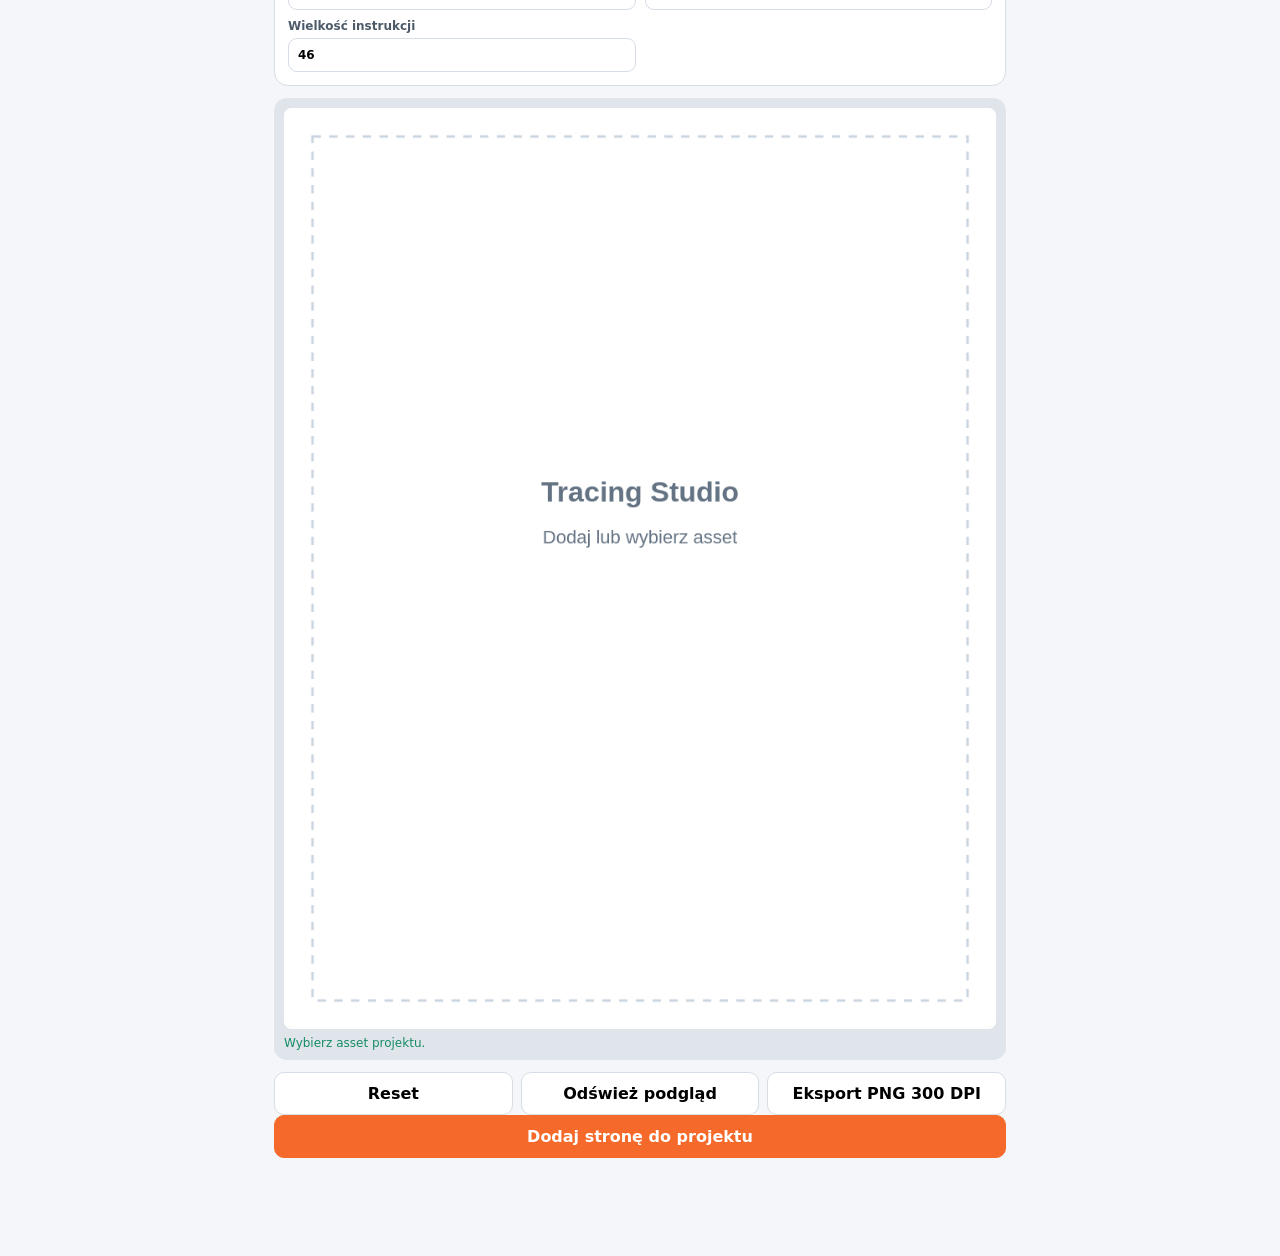
<file: tracing.html>
<!doctype html><html lang="pl"><head><meta charset="utf-8"><meta name="viewport" content="width=device-width,initial-scale=1,viewport-fit=cover"><meta name="theme-color" content="#0e151c"><title>FPM 3.3 · Tracing Studio</title><link rel="stylesheet" href="fpm.css?v=13"><style>.asset-grid,.library-grid{display:grid;grid-template-columns:repeat(3,minmax(0,1fr));gap:8px}.asset-card,.library-card{padding:6px;border:1px solid var(--line);border-radius:10px;background:var(--card)}.asset-card.selected{outline:2px solid currentColor}.asset-card img,.library-card img{width:100%;aspect-ratio:1;object-fit:contain}.source-tabs{display:flex;gap:8px;margin:8px 0}.preview canvas{width:100%;height:auto}.edit-badge{display:none;margin-top:8px;padding:8px 10px;border-radius:9px;background:var(--soft);font-size:12px;font-weight:900;color:#c64d18}.edit-badge.on{display:block}</style></head><body><header class="top"><div><strong>FPM 3.3 · FENIX Portable Mobile</strong><small>Tracing Studio · logika FP + workflow FPM</small></div><b>TEST</b></header><main><article class="card"><span>TRACING · FP → FPM</span><h2>Tracing Studio</h2><p id="projectInfo"></p><div id="editBadge" class="edit-badge">TRYB EDYCJI · zapisujesz tę samą stronę</div></article><details open><summary>1. Asset</summary><div class="source-tabs"><button id="tabProject" class="primary">Assety projektu</button><button id="tabLibrary">Biblioteka Feniksa</button></div><div id="projectSourcePane"><div class="actions"><button id="importAsset">＋ Dodaj SVG / PNG</button><input id="assetFile" type="file" accept="image/png,image/jpeg,image/webp,image/svg+xml" multiple hidden></div><div id="assetEmpty" class="hint">Brak assetów w aktywnym projekcie.</div><div id="assetGrid" class="asset-grid"></div></div><div id="librarySourcePane" hidden><p class="hint">Unikalne assety ze wszystkich projektów Feniksa. Asset z innego projektu możesz dodać do aktywnego projektu jednym kliknięciem.</p><div id="libraryEmpty" class="hint">Biblioteka jest pusta.</div><div id="libraryGrid" class="library-grid"></div></div><p><strong>Wybrany:</strong> <span id="selectedAssetName">Brak assetu</span></p></details><details open><summary>2. Geometria</summary><div class="fields"><label>Skala X (%)<input id="scaleX" type="number" min="10" max="220" value="80"></label><label>Skala Y (%)<input id="scaleY" type="number" min="10" max="220" value="80"></label><label>Pozycja X (%)<input id="assetX" type="number" min="5" max="95" value="50"></label><label>Pozycja Y (%)<input id="assetY" type="number" min="20" max="90" value="58"></label><label>Obrót (°)<input id="rotation" type="number" min="-180" max="180" value="0"></label><label>Margines roboczy (%)<input id="workMargin" type="number" min="0" max="30" value="8"></label></div><div class="checks"><label><input id="flipX" type="checkbox"> Odbij poziomo</label><label><input id="flipY" type="checkbox"> Odbij pionowo</label><label><input id="showFrame" type="checkbox"> Pokaż pole robocze</label></div></details><details open><summary>3. Kontur i ślad</summary><div class="fields"><label>Tryb<select id="treatment"><option value="dots">Trace by Dots</option><option value="dashes">Trace by Dashes</option><option value="trace">Jasny ślad</option><option value="outline">Kontur</option><option value="bw">Czarno-biały</option><option value="original">Oryginał</option></select></label><label>Próg B/W<input id="threshold" type="number" min="0" max="255" value="180"></label><label>Siła konturu<input id="edgeStrength" type="number" min="5" max="160" value="35"></label><label>Wielkość kropek<input id="dotSize" type="number" min="2" max="30" value="8"></label><label>Odstęp kropek<input id="dotSpacing" type="number" min="6" max="80" value="22"></label><label>Widoczność kropek (%)<input id="dotOpacity" type="number" min="10" max="100" value="70"></label><label>Długość kreski<input id="dashLength" type="number" min="2" max="80" value="24"></label><label>Odstęp kresek<input id="dashSpacing" type="number" min="2" max="100" value="18"></label><label>Grubość kreski<input id="dashWidth" type="number" min="1" max="30" value="6"></label><label>Widoczność kresek (%)<input id="dashOpacity" type="number" min="10" max="100" value="70"></label><label>Jasność<input id="brightness" type="number" min="40" max="180" value="105"></label><label>Kontrast<input id="contrast" type="number" min="40" max="220" value="125"></label><label>Przezroczystość (%)<input id="opacity" type="number" min="5" max="100" value="42"></label></div><div class="checks"><label><input id="invert" type="checkbox"> Odwróć B/W</label><label><input id="smooth" type="checkbox" checked> Wygładzanie</label></div></details><details open><summary>4. Tryb ćwiczenia</summary><div class="fields"><label>Układ<select id="exerciseMode"><option value="single">Pojedynczy tracing</option><option value="trace-copy">Trace + Copy</option><option value="progressive">Progressive Tracing</option><option value="repeat">Powtórzenia assetu</option></select></label><label>Liczba powtórzeń<input id="repeatCount" type="number" min="2" max="6" value="4"></label><label>Końcowa widoczność (%)<input id="progressEndOpacity" type="number" min="5" max="70" value="15"></label></div></details><details open><summary>5. Treść strony</summary><div class="fields"><label>Tytuł<input id="title" value="Trace the Picture!"></label><label>Instrukcja<input id="instructions" value="Trace the picture carefully."></label><label>Wielkość tytułu<input id="titleSize" type="number" min="64" max="180" value="112"></label><label>Pozycja tytułu<input id="titleY" type="number" min="140" max="420" value="230"></label><label>Wielkość instrukcji<input id="instructionSize" type="number" min="30" max="90" value="46"></label></div></details><div class="preview"><canvas id="page" width="850" height="1100"></canvas><div id="status">Wybierz asset.</div></div><div class="actions"><button id="reset">Reset</button><button id="generate">Odśwież podgląd</button><button id="png">Eksport PNG 300 DPI</button></div><div class="actions"><button id="cart" class="primary">Dodaj stronę do projektu</button></div></main><script src="core/page-schema.js?v=3"></script><script src="core/fenix-core.js?v=3"></script><script src="tracing-core.js?v=1"></script><script src="tracing.js?v=2"></script><script src="fpm-shell.js?v=6"></script></body></html>
</file>
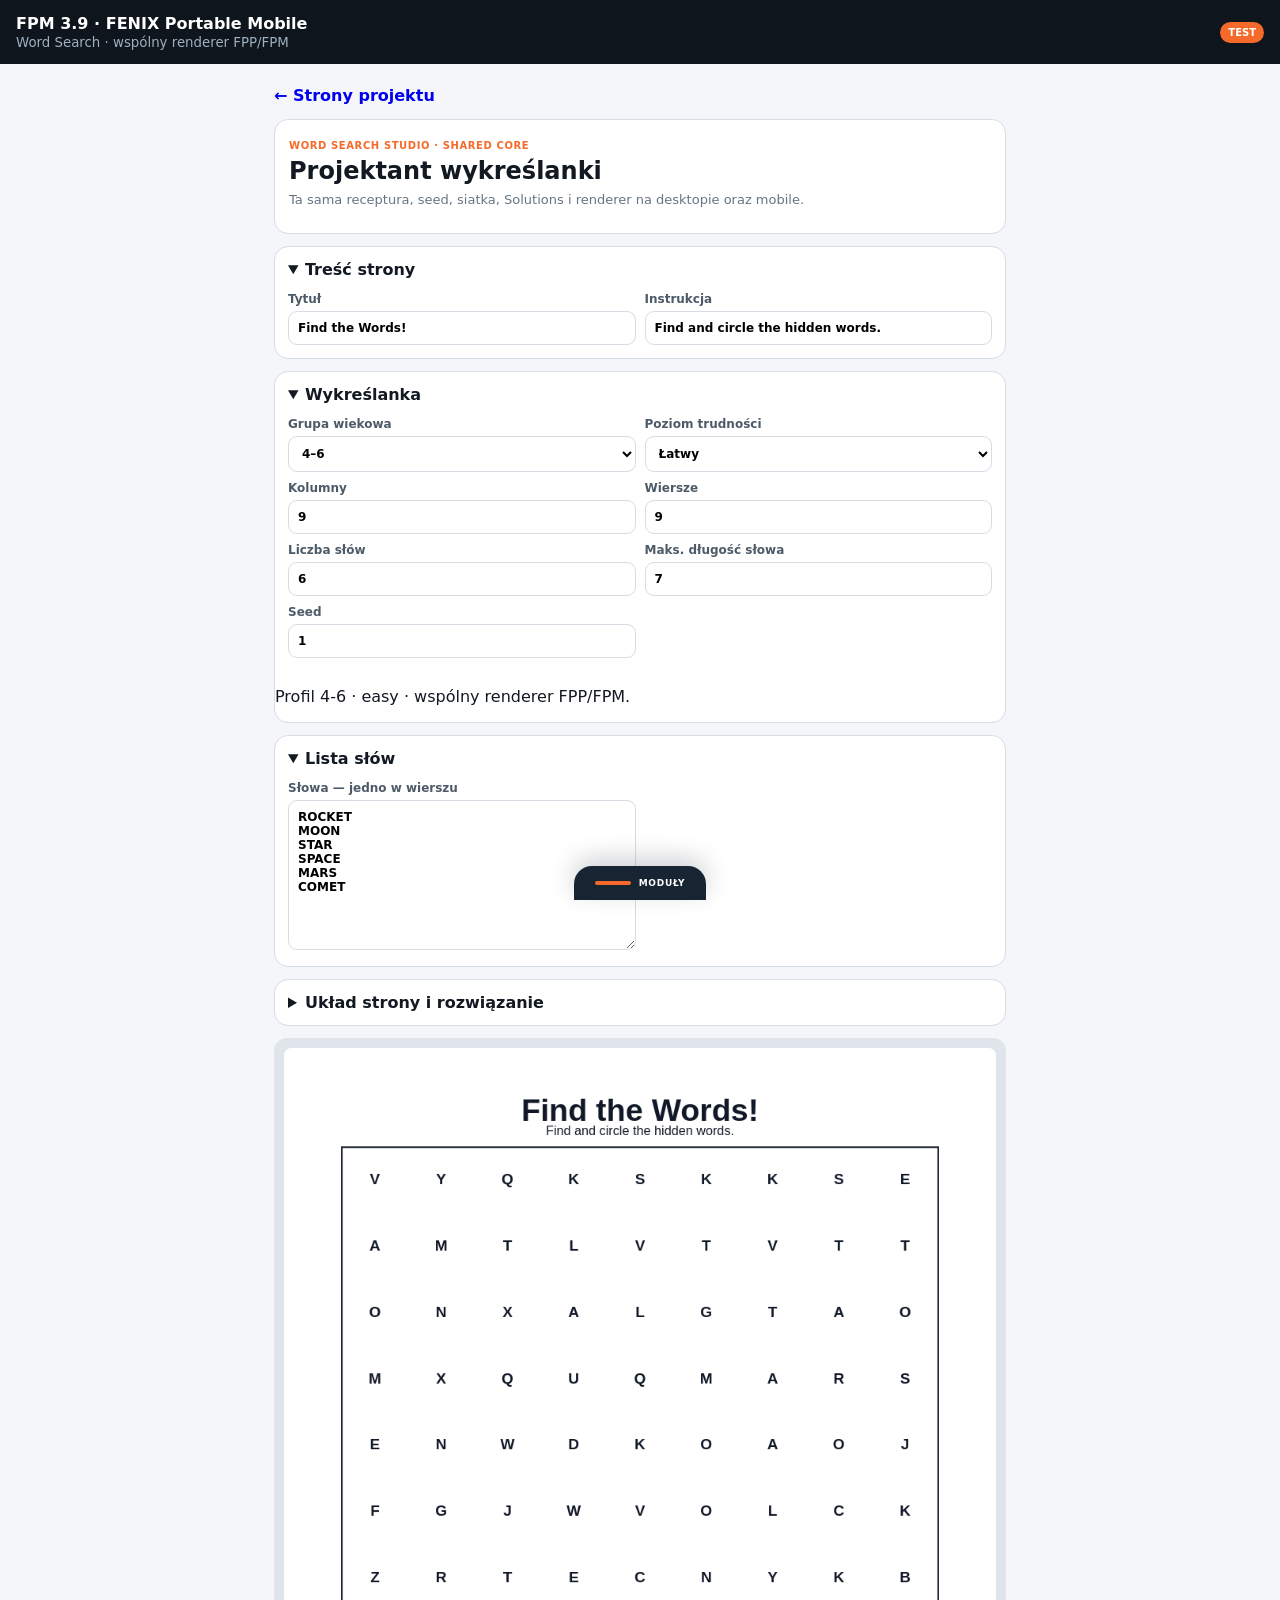
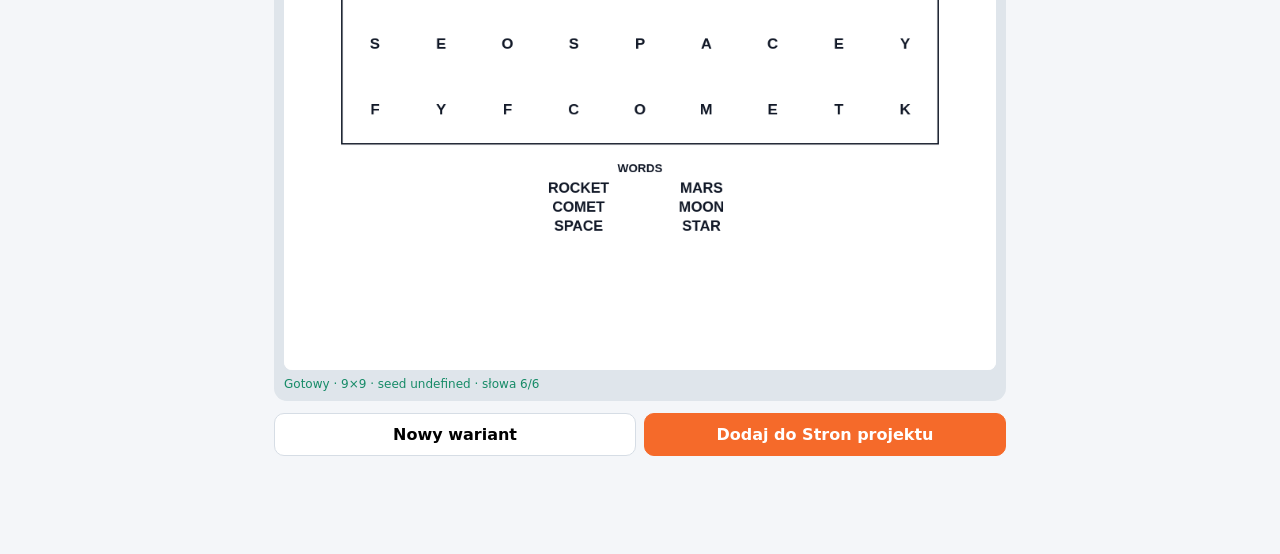
<file: word-search.html>
<!doctype html><html lang="pl"><head><meta charset="utf-8"><meta name="viewport" content="width=device-width,initial-scale=1,viewport-fit=cover"><meta name="theme-color" content="#0e151c"><title>FPM 3.9 · Word Search Studio</title><link rel="stylesheet" href="fpm.css?v=13"><style>.fields textarea{width:100%;min-height:150px;margin-top:5px;padding:9px;border:1px solid var(--line);border-radius:9px;background:#fff;font:inherit;resize:vertical}.ws-back{display:inline-block;margin:8px 0 14px;text-decoration:none;font-weight:800}.preview canvas{width:100%;height:auto}</style></head><body><header class="top"><div><strong>FPM 3.9 · FENIX Portable Mobile</strong><small>Word Search · wspólny renderer FPP/FPM</small></div><b>TEST</b></header><main><a class="ws-back" href="index.html">← Strony projektu</a><article class="card"><span>WORD SEARCH STUDIO · SHARED CORE</span><h2>Projektant wykreślanki</h2><p>Ta sama receptura, seed, siatka, Solutions i renderer na desktopie oraz mobile.</p></article><details open><summary>Treść strony</summary><div class="fields"><label>Tytuł<input id="wsTitle" value="Find the Words!"></label><label>Instrukcja<input id="wsInstruction" value="Find and circle the hidden words."></label></div></details><details open><summary>Wykreślanka</summary><div class="fields"><label>Grupa wiekowa<select id="wsAge"><option value="4-6">4–6</option><option value="5-7">5–7</option><option value="6-8">6–8</option></select></label><label>Poziom trudności<select id="wsDifficulty"><option value="easy">Łatwy</option><option value="medium">Średni</option><option value="hard">Trudny</option><option value="custom">Własny</option></select></label><label>Kolumny<input id="wsCols" type="number" min="6" max="24" value="9"></label><label>Wiersze<input id="wsRows" type="number" min="6" max="24" value="9"></label><label>Liczba słów<input id="wsCount" type="number" min="1" max="20" value="6"></label><label>Maks. długość słowa<input id="wsMax" type="number" min="3" max="16" value="7"></label><label>Seed<input id="wsSeed" type="number" value="1"></label></div><p id="wsInfo" class="hint"></p></details><details open><summary>Lista słów</summary><div class="fields"><label>Słowa — jedno w wierszu<textarea id="wsWords">ROCKET
MOON
STAR
SPACE
MARS
COMET</textarea></label></div></details><details><summary>Układ strony i rozwiązanie</summary><div class="fields"><label>Wielkość liter<input id="wsFont" type="number" min="24" max="84" value="54"></label><label>Rozwiązanie<select id="wsSolution"><option value="no">Bez rozwiązania</option><option value="yes">Pokaż rozwiązanie</option></select></label></div></details><div class="preview"><canvas id="wsCanvas" width="900" height="1165"></canvas><div id="wsStatus"></div></div><div class="actions"><button id="wsVariant">Nowy wariant</button><button id="wsSave" class="primary">Dodaj do Stron projektu</button></div></main><script src="core/page-schema.js?v=3"></script><script src="core/fenix-core.js?v=4"></script><script src="word-search-core.js?v=2"></script><script>
(()=>{const q=id=>document.getElementById(id),canvas=q('wsCanvas');let currentId=null;const PRESETS={"4-6":{easy:[9,9,6,7],medium:[10,10,7,8],hard:[12,12,8,9]},"5-7":{easy:[10,10,7,8],medium:[12,12,9,10],hard:[14,14,11,11]},"6-8":{easy:[12,12,8,10],medium:[14,14,11,12],hard:[16,16,14,14]}};function words(){return FenixWordSearch.normalizeWords(q('wsWords').value)}function directions(){return FenixWordSearch.DIRECTION_SETS[q('wsDifficulty').value]||FenixWordSearch.DIRECTION_SETS.medium}function page(){const seed=+q('wsSeed').value||1,title=q('wsTitle').value||'Find the Words!',settings={ageProfile:q('wsAge').value,difficulty:q('wsDifficulty').value,cols:+q('wsCols').value||9,rows:+q('wsRows').value||9,wordCount:+q('wsCount').value||6,maxWordLength:+q('wsMax').value||7,directions:directions(),instruction:q('wsInstruction').value||'',gridFontSize:+q('wsFont').value||54,showSolution:q('wsSolution').value==='yes',typographyVersion:2};return FenixPageSchema.normalize({module:'word-search-studio',title,seed,recipe:{module:'word-search-studio',seed,title,settings,content:{words:words()},meta:{moduleVersion:1}},content:{words:words()},solution:{available:true},production:{format:'8.5x11',bleed:'no-bleed',dpi:300,width:2550,height:3300},source:{app:'fenix-portable-mobile',version:'3.9',format:'native'}})}async function render(){const p=page(),assets=await FenixWordSearch.prepareAssets(p),out=FenixWordSearch.render(p,{canvas,width:900,height:1165,solution:q('wsSolution').value==='yes',assetImages:assets});q('wsStatus').textContent=`Gotowy · ${out.cols}×${out.rows} · seed ${p.seed} · słowa ${out.placements.length}/${out.words.length}`;q('wsInfo').textContent=`Profil ${q('wsAge').value} · ${q('wsDifficulty').value} · wspólny renderer FPP/FPM.`}function preset(){const d=q('wsDifficulty').value,p=PRESETS[q('wsAge').value]?.[d];if(p){q('wsCols').value=p[0];q('wsRows').value=p[1];q('wsCount').value=p[2];q('wsMax').value=p[3]}render()}function load(id){const raw=FenixCore.getCart().find(p=>String(p.id)===String(id));if(!raw||FenixPageSchema.moduleOf(raw)!=='word-search-studio')return;const p=FenixPageSchema.normalize(raw),s=p.recipe.settings||{};currentId=p.id;q('wsTitle').value=p.title||'Find the Words!';q('wsInstruction').value=s.instruction||'Find and circle the hidden words.';q('wsAge').value=s.ageProfile||'4-6';q('wsDifficulty').value=s.difficulty||'custom';q('wsCols').value=s.cols||9;q('wsRows').value=s.rows||9;q('wsCount').value=s.wordCount||6;q('wsMax').value=s.maxWordLength||7;q('wsSeed').value=p.recipe.seed??1;q('wsFont').value=s.gridFontSize||54;q('wsSolution').value=s.showSolution?'yes':'no';q('wsWords').value=(p.recipe.content?.words||[]).join('\n');q('wsSave').textContent='Zapisz zmiany';render()}['wsTitle','wsInstruction','wsCols','wsRows','wsCount','wsMax','wsSeed','wsWords','wsFont','wsSolution'].forEach(id=>q(id).addEventListener('input',render));q('wsAge').onchange=preset;q('wsDifficulty').onchange=preset;q('wsVariant').onclick=()=>{q('wsSeed').value=(+q('wsSeed').value||1)+1;currentId=null;q('wsSave').textContent='Dodaj do Stron projektu';render()};q('wsSave').onclick=()=>{const p=page();if(currentId)FenixCore.updatePage(currentId,p);else{FenixCore.addPage(p);currentId=FenixCore.getCart().at(-1)?.id||null}q('wsSave').textContent='Zapisz zmiany';q('wsStatus').textContent='✓ Word Search zapisany w projekcie.'};const id=new URLSearchParams(location.search).get('id');if(id)load(id);else preset()})();
</script><script src="fpm-shell.js?v=12"></script></body></html>
</file>
<file: fpm.css>
:root{--bg:#f4f6f9;--panel:#fff;--line:#d6dde5;--text:#131922;--muted:#667485;--dark:#0e151c;--orange:#f56a2a;--soft:#fff0e8}*{box-sizing:border-box}body{margin:0;font-family:Inter,system-ui,-apple-system,Segoe UI,sans-serif;background:var(--bg);color:var(--text);padding-bottom:84px}button,input,select{font:inherit}.top{position:sticky;top:0;z-index:20;background:var(--dark);color:#fff;padding:14px 16px;display:flex;justify-content:space-between;align-items:center}.top div{display:grid;gap:2px}.top small{color:#9fb0c0}.top>b{font-size:10px;background:var(--orange);padding:5px 8px;border-radius:999px}.nav{display:none!important}main{padding:14px;max-width:760px;margin:auto}.view{display:none}.view.active{display:block}.card,details{background:var(--panel);border:1px solid var(--line);border-radius:14px;padding:14px;margin-bottom:12px}.hero{border-left:5px solid var(--orange)}.card>span{font-size:10px;font-weight:900;color:var(--orange);letter-spacing:.06em}.card h2{margin:4px 0 7px}.card p{margin:0 0 12px;color:var(--muted);font-size:13px}.card button,.actions button{border:1px solid var(--line);border-radius:10px;padding:11px 13px;background:#fff;font-weight:800}.primary{background:var(--orange)!important;border-color:var(--orange)!important;color:#fff}.tiles{display:grid;grid-template-columns:1fr 1fr;gap:10px}.tiles button{min-height:104px;text-align:left;border:1px solid var(--line);border-radius:13px;background:#fff;padding:13px}.tiles button:first-child{border:2px solid var(--orange);background:var(--soft)}.tiles b,.tiles small{display:block}.tiles small{margin-top:6px;color:var(--muted)}.assets{display:grid;grid-template-columns:1fr 1fr;gap:10px}.asset{background:#fff;border:1px solid var(--line);border-radius:12px;padding:8px}.asset img{width:100%;aspect-ratio:1;object-fit:contain;border-radius:8px}.roles{display:flex;gap:5px;flex-wrap:wrap;margin-top:6px}.roles button{border:1px solid var(--line);background:#fff;border-radius:8px;padding:6px;font-size:10px}.roles button.on{background:var(--soft);border-color:var(--orange)}details{padding:0}summary{padding:13px;font-weight:900}details>div{padding:0 13px 13px}.fields{display:grid;grid-template-columns:1fr 1fr;gap:9px}.fields label{font-size:12px;font-weight:800;color:#4d5a68}.fields input,.fields select{width:100%;margin-top:5px;padding:9px;border:1px solid var(--line);border-radius:9px;background:#fff}.preview{background:#dfe5eb;padding:10px;border-radius:13px;margin:12px 0}.preview canvas{display:block;width:100%;height:auto;background:#fff;border-radius:8px}.preview div{font-size:12px;color:#168b67;margin-top:7px}.actions{display:flex;gap:8px}.actions button{flex:1}.page{background:#fff;border:1px solid var(--line);border-radius:12px;padding:12px;margin-bottom:8px}.page small{display:block;margin-top:4px;color:var(--muted)}#assetStatus{font-size:12px;color:#168b67;margin-top:8px}
/* FPM 2.2 — aktywna belka modułów wysuwana od dołu */
.fpm-active-bar{position:fixed;left:50%;bottom:max(0px,env(safe-area-inset-bottom));transform:translateX(-50%);z-index:1000;width:min(100%,760px);display:grid;justify-items:center;pointer-events:none}.fpm-bar-handle{pointer-events:auto;width:132px;height:34px;border:0;border-radius:18px 18px 0 0;background:#172431;color:#fff;box-shadow:0 -8px 24px #0710192f;display:flex;align-items:center;justify-content:center;gap:8px;padding:0 14px}.fpm-bar-handle span{display:block;width:36px;height:4px;border-radius:999px;background:#f56a2a}.fpm-bar-handle small{font-size:9px;font-weight:900;letter-spacing:.08em}.fpm-bar-content{pointer-events:auto;width:100%;max-height:0;overflow:hidden;opacity:0;transform:translateY(18px);transition:max-height .28s ease,opacity .2s ease,transform .24s ease;background:#172431;border-radius:22px 22px 0 0;box-shadow:0 -18px 44px #0710194d}.fpm-active-bar.open .fpm-bar-content{max-height:320px;opacity:1;transform:none}.fpm-active-bar.open .fpm-bar-handle{border-radius:18px 18px 0 0}.fpm-bar-utility{display:grid;grid-template-columns:repeat(3,minmax(0,1fr));gap:6px;padding:10px 10px 6px}.fpm-bar-utility button{border:0;border-radius:12px;background:#223446;color:#dbe5ed;min-height:48px;display:grid;place-items:center;gap:1px;padding:5px}.fpm-bar-utility button span{font-size:18px;line-height:1}.fpm-bar-utility button small{font-size:10px;font-weight:800}.fpm-bar-label{padding:6px 12px 5px;color:#8ea0b1;font-size:9px;font-weight:900;letter-spacing:.1em}.fpm-module-strip{display:flex;gap:8px;overflow-x:auto;padding:0 10px 14px;scroll-snap-type:x proximity;-webkit-overflow-scrolling:touch}.fpm-module-strip::-webkit-scrollbar{display:none}.fpm-module-strip button{scroll-snap-align:start;flex:0 0 136px;min-height:78px;border:1px solid #ffffff12;background:#0f1a24;color:#eef4f8;border-radius:14px;padding:10px;display:grid;align-content:center;gap:3px;text-align:left;position:relative}.fpm-module-strip button b{font-size:10px;color:#ff8a52;letter-spacing:.05em}.fpm-module-strip button span{font-size:12px;font-weight:800}.fpm-module-strip button em{font-style:normal;font-size:8px;color:#8ea0b1}.fpm-module-strip button:not(.soon):active{transform:scale(.98);background:#1d2b38}.fpm-module-strip button.soon{opacity:.42}.fpm-module-strip button.soon::after{content:"";position:absolute;inset:0;border-radius:14px;background:linear-gradient(135deg,#ffffff05,#ffffff00)}
@media(max-width:520px){.tiles,.fields{grid-template-columns:1fr}.assets{grid-template-columns:1fr 1fr}main{padding:11px}.fpm-active-bar{width:100%}.fpm-bar-content{border-radius:20px 20px 0 0}.fpm-module-strip button{flex-basis:128px}.fpm-bar-utility{padding-inline:8px}}
</file>
<file: asset-manager-mobile.css>
.asset-manager-head p{margin-bottom:10px}.am-toolbar{display:grid;grid-template-columns:1fr 1fr;gap:10px}.am-toolbar label{display:grid;gap:5px;font-size:12px;font-weight:800}.am-toolbar input,.am-toolbar select{width:100%;padding:9px;border:1px solid var(--line);border-radius:9px;background:#fff;font:inherit}.am-meta{grid-column:1/-1;display:flex;justify-content:space-between;gap:8px;font-size:12px;font-weight:800}.am-status{margin-top:10px;padding:9px 10px;border-radius:9px;background:var(--soft);font-size:12px;font-weight:800}.am-status[data-status="ok"]{color:#2d7146}.am-status[data-status="warning"]{color:#9a5a18}.am-status[data-status="error"]{color:#a9361d}.am-bulk{display:grid;gap:10px}.am-bulk-head{display:flex;align-items:center;justify-content:space-between;gap:8px}.am-grid{display:grid;grid-template-columns:repeat(2,minmax(0,1fr));gap:10px}.am-card{position:relative;border:1px solid var(--line);border-radius:12px;background:var(--card);overflow:hidden}.am-card.selected{outline:2px solid #d56c2c}.am-card>img{width:100%;aspect-ratio:1;object-fit:contain;background:#fff}.am-select{position:absolute;right:8px;top:8px;z-index:2;border-radius:999px;min-width:34px;height:34px;font-weight:900}.am-card-body{padding:9px;display:grid;gap:7px}.am-title{display:flex;align-items:center;justify-content:space-between;gap:6px}.am-title strong{min-width:0;overflow:hidden;text-overflow:ellipsis;white-space:nowrap}.am-validation{font-size:10px;font-weight:900;padding:3px 6px;border-radius:999px;background:var(--soft)}.am-validation.ok{color:#2d7146}.am-validation.warning{color:#9a5a18}.am-validation.error{color:#a9361d}.am-card small{font-size:10px;line-height:1.35;color:var(--muted)}.am-card p{font-size:11px;line-height:1.35;margin:0;color:var(--muted)}.am-roles{display:flex;flex-wrap:wrap;gap:5px}.am-roles button{padding:6px 7px;font-size:10px}.am-roles button.on{outline:2px solid #d56c2c}.am-card .actions{display:grid;grid-template-columns:1fr 1fr;gap:5px}.am-card .actions .danger{grid-column:1/-1}.am-empty{grid-column:1/-1}@media(max-width:520px){.am-toolbar{grid-template-columns:1fr}.am-meta{grid-column:1}.am-grid{grid-template-columns:1fr}.am-bulk-head{align-items:flex-start;flex-direction:column}}
</file>
<file: modules/book-builder/book-builder.css>
*{box-sizing:border-box}body{margin:0;background:#f3f5f8;color:#17202b;font-family:Inter,system-ui,-apple-system,"Segoe UI",sans-serif}.master-header{max-width:1250px;margin:auto;padding:18px 14px 10px;display:flex;justify-content:space-between;gap:12px;align-items:flex-start}.master-header h1{margin:3px 0;font-size:30px}.master-header p{margin:0;color:#637080}.master-badge{font-size:10px;font-weight:950;color:#f55214;letter-spacing:.06em}.back,.btn,button{display:inline-flex;padding:9px 12px;border:1px solid #cbd3de;border-radius:9px;background:#fff;color:#17202b;text-decoration:none;font-weight:850}.primary{background:#111827;color:#fff}.layout{max-width:1250px;margin:auto;padding:12px;display:flex;flex-direction:column;gap:16px}.controls,.workspace{background:#fff;border:1px solid #d5dce4;border-radius:15px;padding:15px}.project-info{padding:10px 12px;border-radius:9px;background:#f2ebff;color:#6640b8;font-size:12px;font-weight:850}.settings{display:grid;grid-template-columns:repeat(2,minmax(0,1fr));gap:10px;margin-top:12px}.settings label{display:grid;gap:5px;font-size:12px;font-weight:800}.settings select,.settings input{width:100%;padding:9px;border:1px solid #cbd3de;border-radius:9px;background:#fff;font:inherit}.check{display:flex!important;align-items:center;gap:7px}.check input{width:auto}.builder-actions{display:flex;gap:8px;flex-wrap:wrap;margin-top:12px}.validation{margin-top:12px;padding:10px;border-radius:9px;background:#f5f7f9;font-size:12px}.workspace-head{display:flex;justify-content:space-between;align-items:flex-end;gap:10px}.page-list{display:grid;gap:8px;margin-top:12px}.page-row{display:grid;grid-template-columns:42px 1fr auto;align-items:center;gap:9px;padding:10px;border:1px solid #d7dde5;border-radius:11px;background:#fff}.page-row .num{font-weight:950;color:#f55214}.page-row strong{display:block}.page-row small{display:block;color:#6a7481;margin-top:2px}.row-actions{display:flex;gap:5px}.row-actions button{padding:7px 9px}.export{display:flex;gap:9px;flex-wrap:wrap;margin-top:14px}.export .primary{font-size:15px;padding:11px 15px}.progress{margin-top:10px;font-size:12px;font-weight:750;color:#566170}.empty{padding:18px;text-align:center;color:#697482}.preview-grid{display:grid;grid-template-columns:repeat(auto-fill,minmax(120px,1fr));gap:8px;margin-top:12px}.preview-grid canvas,.preview-grid img{width:100%;height:auto;border:1px solid #ccd4de;background:#fff}@media(max-width:650px){.master-header{flex-direction:column}.settings{grid-template-columns:1fr}.page-row{grid-template-columns:32px 1fr}.row-actions{grid-column:2}.export{flex-direction:column}.export button{width:100%;justify-content:center}}
</file>
<file: modules/shared/ending-mobile.css>
*{box-sizing:border-box}body{margin:0;background:#f4f6f9;color:#17202b;font-family:Inter,system-ui,-apple-system,"Segoe UI",sans-serif}header{max-width:1200px;margin:auto;padding:18px 14px 10px;display:flex;justify-content:space-between;gap:12px;align-items:flex-start}header h1{margin:3px 0;font-size:27px}header p{margin:0;color:#66717f}.eyebrow{color:#f55214!important;font-size:10px;font-weight:900}.actions{display:flex;gap:8px;flex-wrap:wrap}.actions a,.actions button,button{padding:9px 12px;border:1px solid #cbd3de;border-radius:9px;background:#fff;color:#17202b;text-decoration:none;font-weight:850}.actions .primary,#save{background:#111827;color:#fff}.ending{max-width:1200px;margin:auto;padding:12px;display:flex;flex-direction:column;gap:16px}.panel,.preview{background:#fff;border:1px solid #d5dce4;border-radius:15px;padding:15px}.project{padding:10px 12px;border-radius:9px;background:#f2ebff;color:#6640b8;font-size:12px;font-weight:850;margin-bottom:12px}.state{margin:10px 0;padding:9px;border-radius:9px;background:#f5f7f9;font-size:12px;font-weight:750}.fields{display:grid;grid-template-columns:repeat(2,minmax(0,1fr));gap:10px}.fields label{display:grid;gap:5px;font-size:12px;font-weight:800}.fields .wide{grid-column:1/-1}.fields input,.fields textarea,.fields select{width:100%;padding:10px;border:1px solid #cbd3de;border-radius:9px;background:#fff;font:inherit}.fields textarea{min-height:110px;resize:vertical}.check{display:flex!important;grid-template-columns:auto 1fr!important;align-items:center;gap:7px!important}.check input{width:auto!important}.preview-head{display:flex;justify-content:space-between;gap:10px;margin-bottom:8px}.preview canvas{display:block;width:min(100%,760px);height:auto;margin:auto;border:1px solid #ccd5df;background:#fff;box-shadow:0 12px 28px #0f172a20}.bottom{display:flex;gap:9px;justify-content:flex-end;margin-top:12px}@media(max-width:650px){header{flex-direction:column}.fields{grid-template-columns:1fr}.fields .wide{grid-column:auto}.bottom{flex-direction:column}.bottom button{width:100%}}
</file>
<file: modules/intro-studio/intro.css>
:root{--intro-purple:#6640b8;--intro-purple-soft:#f2ebff;--intro-line:#d6dce4;--intro-panel:#fff;--intro-text:#17202b;--intro-muted:#5d6978;--intro-bg:#f4f6f9}*{box-sizing:border-box}body{margin:0;background:var(--intro-bg);color:var(--intro-text);font-family:Inter,system-ui,-apple-system,"Segoe UI",sans-serif}body>header{max-width:1200px;margin:0 auto;padding:20px 16px 10px;display:flex;justify-content:space-between;gap:16px;align-items:flex-start}body>header h1{margin:3px 0 4px;font-size:28px}body>header p{margin:0;color:var(--intro-muted)}.eyebrow{color:#f55214!important;font-size:10px;font-weight:900;letter-spacing:.06em}.header-actions{display:flex;gap:8px;flex-wrap:wrap}.intro-layout{display:flex;flex-direction:column;gap:18px;max-width:1200px;margin:0 auto;padding:14px}.card,.preview-section{border:1px solid var(--intro-line);border-radius:16px;background:#fff}.intro-controls{padding:16px}.project-info{margin-bottom:14px;padding:10px 12px;border-radius:10px;background:var(--intro-purple-soft);color:var(--intro-purple);font-size:12px;font-weight:800}.section-title{font-size:17px;font-weight:900}.intro-help{margin:6px 0 14px;color:var(--intro-muted);font-size:12px;line-height:1.5}.control-sections{display:grid;gap:10px;margin-top:10px}.control-sections details{border:1px solid var(--intro-line);border-radius:13px;background:#fff;overflow:hidden}.control-sections details.is-active{border-color:var(--intro-purple);box-shadow:0 0 0 2px rgba(102,64,184,.09)}.control-sections details.is-in-project summary em{background:#e9f8ef;color:#14733d}.control-sections summary{display:flex;align-items:center;gap:10px;padding:14px;cursor:pointer;list-style:none;background:linear-gradient(180deg,#f5f1ff,#eee8fb)}.control-sections summary span{display:grid;gap:2px;min-width:0}.control-sections summary strong{font-size:14px}.control-sections summary small{color:var(--intro-muted);font-size:10px}.control-sections summary em{margin-left:auto;padding:5px 7px;border-radius:999px;background:#eef1f5;color:#687586;font-size:8px;font-style:normal;font-weight:900}.intro-panel-body{padding:0 14px 14px}.include-page{display:flex;align-items:flex-start;gap:10px;margin:14px 0 4px;padding:11px;border:1px solid var(--intro-line);border-radius:10px;background:var(--intro-purple-soft)}.include-page input{width:19px!important;height:19px;margin:1px 0 0;accent-color:var(--intro-purple)}.include-page span{display:grid;gap:2px}.include-page strong{font-size:12px;color:var(--intro-purple)}.include-page small{font-size:10px;color:var(--intro-muted)}label{display:grid;gap:5px;margin:12px 0 0;font-size:12px;font-weight:800}input,textarea,select{width:100%;padding:10px;border:1px solid #cbd3de;border-radius:9px;background:#fff;color:var(--intro-text);font:inherit}textarea{resize:vertical;min-height:150px;line-height:1.45}.form-grid{display:grid;grid-template-columns:repeat(3,minmax(0,1fr));gap:0 10px}.tracker-options{margin:12px 0;padding:12px;border:1px solid var(--intro-line);border-radius:11px;background:#f8f6fc}.tracker-note{grid-column:1/-1;margin:0;color:var(--intro-muted);font-size:10px}.panel-actions{display:flex;justify-content:flex-end;gap:8px;margin-top:16px}.panel-actions button,.button,button{padding:9px 12px;border:1px solid #cbd3de;border-radius:9px;font-weight:800}.button{display:inline-block;background:var(--intro-purple);color:#fff!important;text-decoration:none}.button.ghost,button.ghost{background:#fff;color:var(--intro-text)!important}.intro-status{margin:12px 0 0;padding:9px 11px;border-radius:9px;background:var(--intro-bg);color:var(--intro-muted);font-size:11px}.intro-status.saved{background:#e9f8ef;color:#14733d;font-weight:800}.preview-section{padding:16px;background:#eef3f8}.preview-heading{display:flex;align-items:flex-end;justify-content:space-between;gap:12px;margin-bottom:10px}.preview-section canvas{display:block;width:min(100%,760px);height:auto;margin:18px auto 8px;background:#fff;border:1px solid #c9d3df;box-shadow:0 12px 30px #0f172a22}@media(max-width:720px){body>header{flex-direction:column}.intro-layout{padding:10px}.form-grid{grid-template-columns:1fr}.panel-actions{flex-direction:column}.panel-actions button{width:100%}.preview-heading{align-items:flex-start;flex-direction:column}}
</file>
